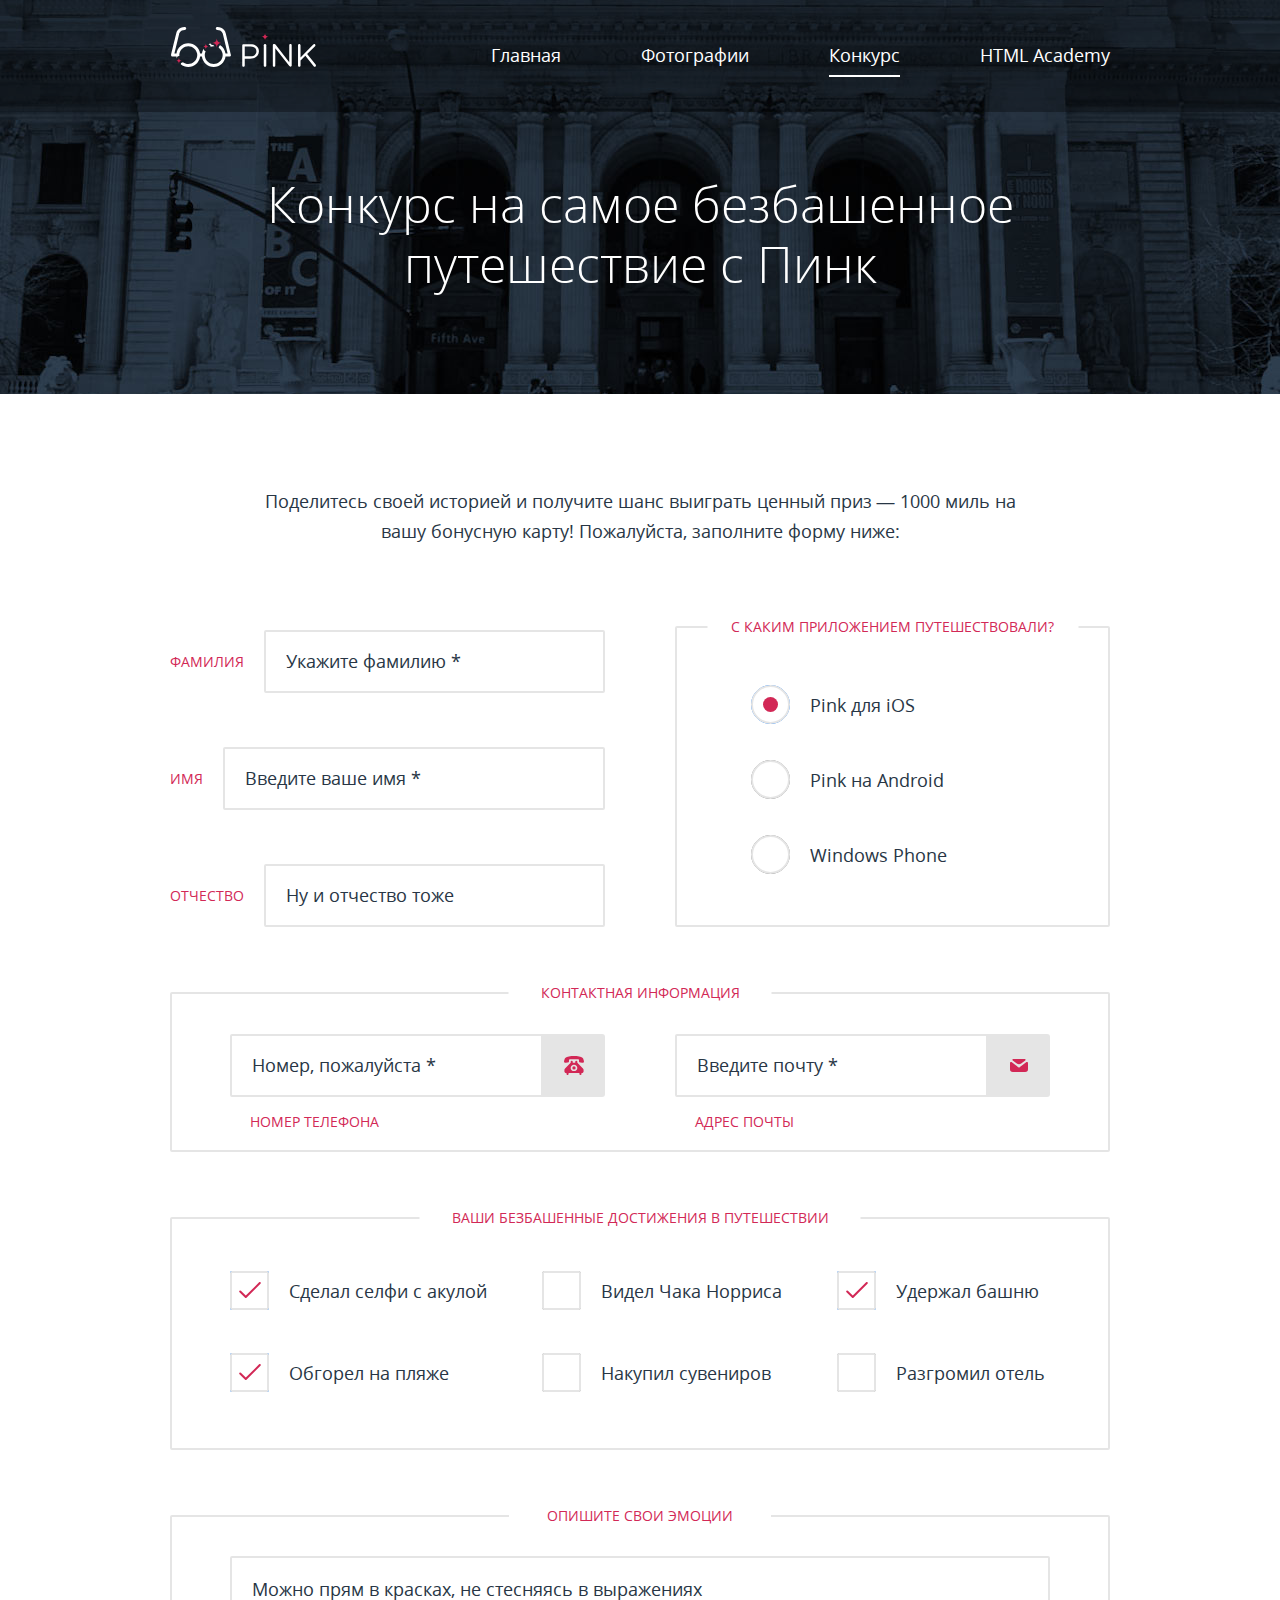
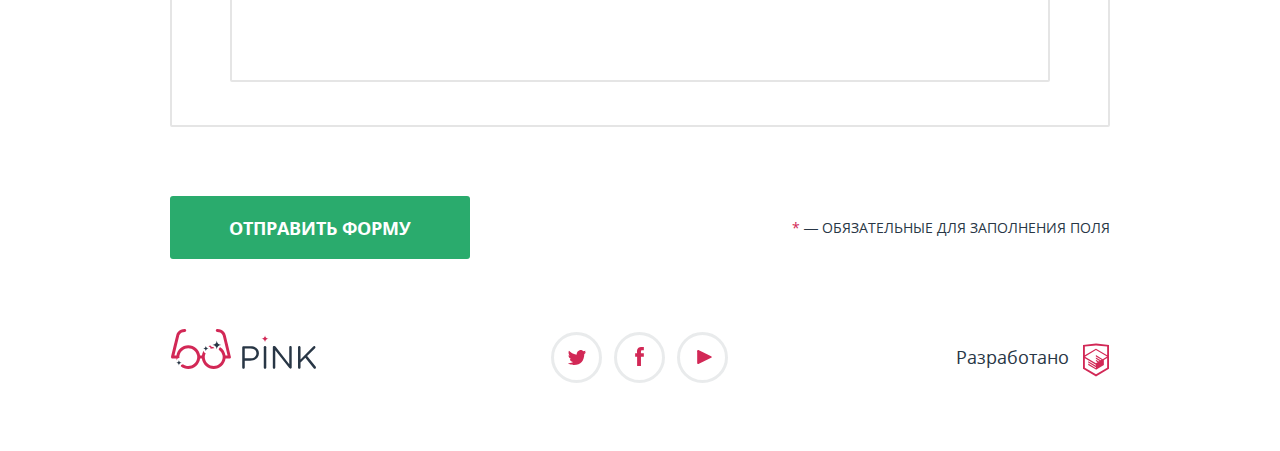
<file: form.html>
<!DOCTYPE html><html lang="ru"><head><meta charset="utf-8"><title>HTML Academy: Пинк</title><link rel="stylesheet" href="css/style.min.css"><link rel="preload" href="fonts/opensanslight.woff2" as="font" crossorigin="anonymous"><meta name="viewport" content="width=device-width,initial-scale=1"></head><body><svg version="1.1" style="display: none"><symbol viewBox="0 0 74.426 22.859" id="header-logo-phone"><g><path fill="currentColor" d="M0,1.449c0-0.708,0.58-1.288,1.256-1.288h7.18c5.087,0,8.436,2.704,8.436,7.147v0.064 c0,4.861-4.057,7.373-8.854,7.373H2.544v6.825c0,0.708-0.58,1.288-1.288,1.288C0.58,22.859,0,22.279,0,21.571V1.449z M8.114,12.428 c3.734,0,6.182-1.996,6.182-4.958V7.405c0-3.22-2.415-4.894-6.054-4.894H2.544v9.917H8.114z"></path><path fill="currentColor" d="M21.729,1.288C21.729,0.58,22.308,0,22.983,0c0.709,0,1.288,0.58,1.288,1.288v20.283 c0,0.708-0.579,1.288-1.288,1.288c-0.676,0-1.255-0.58-1.255-1.288V1.288z"></path><path fill="currentColor" d="M30.87,1.32c0-0.676,0.579-1.256,1.256-1.256h0.354c0.58,0,0.934,0.29,1.288,0.74l13.684,17.45V1.256 C47.451,0.58,47.998,0,48.707,0c0.676,0,1.223,0.58,1.223,1.256v20.348c0,0.676-0.482,1.191-1.158,1.191h-0.129 c-0.548,0-0.934-0.322-1.32-0.772L33.349,4.153v17.45c0,0.676-0.547,1.256-1.255,1.256c-0.677,0-1.224-0.58-1.224-1.256V1.32z"></path><path fill="currentColor" d="M56.3,1.288C56.3,0.58,56.879,0,57.556,0c0.708,0,1.287,0.58,1.287,1.288v12.331L71.689,0.451 C71.979,0.193,72.269,0,72.688,0c0.676,0,1.224,0.612,1.224,1.256c0,0.354-0.161,0.644-0.419,0.901l-7.984,7.92l8.564,10.561 c0.225,0.29,0.354,0.547,0.354,0.934c0,0.676-0.579,1.288-1.287,1.288c-0.483,0-0.806-0.258-1.03-0.58l-8.403-10.463l-4.862,4.861 v4.894c0,0.708-0.579,1.288-1.287,1.288c-0.677,0-1.256-0.58-1.256-1.288V1.288z"></path></g></symbol><symbol viewBox="0 0 146.3 40.375" id="header-logo-tablet"><g><path fill="currentColor" d="M71.874,18.661c0-0.708,0.58-1.288,1.256-1.288h7.18c5.087,0,8.436,2.704,8.436,7.146v0.064 c0,4.861-4.057,7.373-8.854,7.373h-5.475v6.825c0,0.708-0.58,1.288-1.288,1.288c-0.676,0-1.256-0.58-1.256-1.288V18.661z M79.988,29.641c3.734,0,6.182-1.996,6.182-4.959v-0.063c0-3.22-2.414-4.894-6.053-4.894h-5.699v9.917H79.988L79.988,29.641z"></path><path fill="currentColor" d="M93.603,18.5c0-0.708,0.579-1.288,1.255-1.288c0.709,0,1.288,0.58,1.288,1.288v20.283 c0,0.708-0.579,1.287-1.288,1.287c-0.676,0-1.255-0.579-1.255-1.287V18.5z"></path><path fill="currentColor" d="M102.744,18.532c0-0.676,0.58-1.256,1.256-1.256h0.354c0.58,0,0.935,0.29,1.288,0.74l13.684,17.45V18.468 c0-0.676,0.547-1.256,1.256-1.256c0.676,0,1.224,0.58,1.224,1.256v20.349c0,0.676-0.481,1.19-1.158,1.19h-0.129c-0.548,0-0.935-0.321-1.319-0.772l-13.975-17.868v17.45c0,0.676-0.547,1.256-1.256,1.256c-0.676,0-1.223-0.58-1.223-1.256V18.532 H102.744z"></path><path fill="currentColor" d="M128.173,18.5c0-0.708,0.58-1.288,1.257-1.288c0.708,0,1.286,0.58,1.286,1.288v12.331l12.848-13.168 c0.29-0.257,0.579-0.451,0.998-0.451c0.676,0,1.225,0.612,1.225,1.256c0,0.354-0.162,0.644-0.42,0.901l-7.984,7.92l8.564,10.561 c0.225,0.291,0.354,0.547,0.354,0.935c0,0.676-0.578,1.288-1.286,1.288c-0.483,0-0.806-0.258-1.03-0.58l-8.402-10.463l-4.863,4.861 v4.894c0,0.708-0.578,1.288-1.286,1.288c-0.677,0-1.257-0.58-1.257-1.288V18.5H128.173z"></path></g><path fill="currentColor" d="M60.498,28.266"></path><path fill="currentColor" d="M60.462,28.016c-0.002-0.009-5.175-21.365-5.175-21.365C54.926,4.303,52.694,0,46.688,0 c-0.829,0-1.5,0.671-1.5,1.5s0.671,1.5,1.5,1.5c4.856,0,5.575,3.729,5.639,4.143l4.767,19.701h-2.073 c-0.742-5.927-5.802-10.531-11.927-10.531s-11.186,4.604-11.927,10.531h-1.82c-0.741-5.927-5.802-10.531-11.927-10.531 S6.235,20.917,5.493,26.844H3.42L8.187,7.143C8.25,6.729,8.97,3,13.826,3c0.829,0,1.5-0.671,1.5-1.5S14.655,0,13.826,0 C7.82,0,5.588,4.303,5.227,6.651c0,0-5.173,21.356-5.175,21.365c-0.266,1.109,0.531,1.826,1.426,1.826 c0.012,0,0.023,0.004,0.036,0.004h3.982c0.741,5.926,5.802,10.53,11.927,10.53s11.185-4.604,11.927-10.53h1.814 c0.742,5.926,5.802,10.53,11.927,10.53s11.186-4.604,11.927-10.53H59c0.012,0,0.023-0.004,0.036-0.004 C59.931,29.842,60.728,29.125,60.462,28.016z M26.315,29.844c-0.715,4.272-4.421,7.531-8.896,7.531c-4.475,0-8.18-3.259-8.896-7.531 c-0.082-0.488-0.135-0.988-0.135-1.5s0.053-1.011,0.135-1.5c0.715-4.271,4.421-7.531,8.896-7.531c4.475,0,8.18,3.26,8.896,7.531 c0.082,0.489,0.135,0.988,0.135,1.5S26.397,29.355,26.315,29.844z M51.99,29.844c-0.716,4.272-4.421,7.531-8.896,7.531 c-4.475,0-8.181-3.259-8.896-7.531c-0.082-0.488-0.135-0.988-0.135-1.5s0.053-1.011,0.135-1.5c0.716-4.271,4.421-7.531,8.896-7.531 c4.475,0,8.181,3.26,8.896,7.531c0.082,0.489,0.135,0.988,0.135,1.5S52.072,29.355,51.99,29.844z"></path></symbol><symbol viewBox="0 0 146.3 40.375" id="header-logo-desktop"><g><path fill="currentColor" d="M71.874,18.661c0-0.708,0.58-1.288,1.256-1.288h7.18c5.087,0,8.436,2.704,8.436,7.146v0.064 c0,4.861-4.057,7.373-8.854,7.373h-5.475v6.825c0,0.708-0.58,1.288-1.288,1.288c-0.676,0-1.256-0.58-1.256-1.288V18.661z M79.988,29.641c3.734,0,6.182-1.996,6.182-4.959v-0.063c0-3.22-2.414-4.894-6.053-4.894h-5.699v9.917H79.988L79.988,29.641z"></path><path fill="currentColor" d="M93.603,18.5c0-0.708,0.579-1.288,1.255-1.288c0.709,0,1.288,0.58,1.288,1.288v20.283 c0,0.708-0.579,1.287-1.288,1.287c-0.676,0-1.255-0.579-1.255-1.287V18.5z"></path><path fill="currentColor" d="M102.744,18.532c0-0.676,0.58-1.256,1.256-1.256h0.354c0.58,0,0.935,0.29,1.288,0.74l13.684,17.45V18.468 c0-0.676,0.547-1.256,1.256-1.256c0.676,0,1.224,0.58,1.224,1.256v20.349c0,0.676-0.481,1.19-1.158,1.19h-0.129c-0.548,0-0.935-0.321-1.319-0.772l-13.975-17.868v17.45c0,0.676-0.547,1.256-1.256,1.256c-0.676,0-1.223-0.58-1.223-1.256V18.532 H102.744z"></path><path fill="currentColor" d="M128.173,18.5c0-0.708,0.58-1.288,1.257-1.288c0.708,0,1.286,0.58,1.286,1.288v12.331l12.848-13.168 c0.29-0.257,0.579-0.451,0.998-0.451c0.676,0,1.225,0.612,1.225,1.256c0,0.354-0.162,0.644-0.42,0.901l-7.984,7.92l8.564,10.561 c0.225,0.291,0.354,0.547,0.354,0.935c0,0.676-0.578,1.288-1.286,1.288c-0.483,0-0.806-0.258-1.03-0.58l-8.402-10.463l-4.863,4.861 v4.894c0,0.708-0.578,1.288-1.286,1.288c-0.677,0-1.257-0.58-1.257-1.288V18.5H128.173z"></path></g><path fill="#D22856" d="M98.498,9.875c-2.002,0-3.623-1.623-3.623-3.624c0,2.001-1.623,3.624-3.625,3.624 c2.002,0,3.625,1.623,3.625,3.624C94.875,11.498,96.496,9.875,98.498,9.875z"></path><g><path fill="currentColor" d="M43.094,19.313c0.246,0,0.489,0.014,0.73,0.033c-0.437-0.728-1.227-1.221-2.136-1.221 c-0.877,0-1.614-0.568-1.884-1.354c-0.727,0.208-1.425,0.482-2.089,0.816c0.062,0.017,0.122,0.038,0.188,0.038c1.104,0,2,0.896,2,2 c0,0.096-0.015,0.188-0.028,0.281C40.875,19.524,41.959,19.313,43.094,19.313z"></path><path fill="currentColor" d="M60.462,28.016c-0.002-0.009-5.175-21.365-5.175-21.365C54.926,4.303,52.694,0,46.688,0 c-0.829,0-1.5,0.671-1.5,1.5s0.671,1.5,1.5,1.5c4.856,0,5.575,3.729,5.639,4.143l4.767,19.701h-2.073 c-0.445-3.557-2.453-6.628-5.305-8.522c-0.897,0.379-1.529,1.269-1.529,2.303c0,0.088-0.015,0.171-0.026,0.256 c1.991,1.358,3.415,3.489,3.829,5.964c0.082,0.489,0.135,0.988,0.135,1.5s-0.053,1.012-0.135,1.5 c-0.716,4.272-4.421,7.531-8.896,7.531c-4.475,0-8.181-3.259-8.896-7.531c-0.082-0.488-0.135-0.988-0.135-1.5 s0.053-1.011,0.135-1.5c0.147-0.878,0.427-1.711,0.808-2.483c-1.034-0.078-1.852-0.932-1.852-1.985 c0-0.189-0.077-0.357-0.192-0.489c-0.938,1.469-1.569,3.15-1.795,4.958h-1.82c-0.741-5.927-5.802-10.531-11.927-10.531 S6.235,20.917,5.493,26.844H3.42L8.187,7.143C8.25,6.729,8.97,3,13.826,3c0.829,0,1.5-0.671,1.5-1.5S14.655,0,13.826,0 C7.82,0,5.588,4.303,5.227,6.651c0,0-5.173,21.356-5.175,21.365c-0.266,1.109,0.531,1.826,1.426,1.826 c0.012,0,0.023,0.004,0.036,0.004h3.982c0.079,0.628,0.215,1.237,0.387,1.831c0.059-0.106,0.102-0.224,0.102-0.354 c0-1.104,0.896-2,2-2c0.166,0,0.324,0.025,0.478,0.063c-0.043-0.343-0.074-0.688-0.074-1.042c0-0.512,0.053-1.011,0.135-1.5 c0.715-4.271,4.421-7.531,8.896-7.531s8.18,3.26,8.896,7.531c0.082,0.489,0.135,0.988,0.135,1.5s-0.053,1.012-0.135,1.5 c-0.715,4.272-4.421,7.531-8.896,7.531c-2.022,0-3.883-0.67-5.386-1.794c-0.35,0.302-0.8,0.491-1.299,0.491 c-0.413,0-0.749,0.336-0.749,0.748c0,0.29-0.065,0.564-0.176,0.812c2.075,1.708,4.722,2.743,7.614,2.743 c6.125,0,11.185-4.604,11.927-10.53h1.814c0.742,5.926,5.802,10.53,11.927,10.53s11.186-4.604,11.927-10.53H59 c0.012,0,0.023-0.004,0.036-0.004C59.931,29.842,60.728,29.125,60.462,28.016z"></path></g><g><g><path fill="#D22856" d="M50.686,16.125c-2.485,0-4.499-2.014-4.499-4.499c0,2.485-2.014,4.499-4.499,4.499 c2.485,0,4.499,2.014,4.499,4.499C46.187,18.139,48.2,16.125,50.686,16.125z"></path></g></g><g><g><path fill="#D22856" d="M37.904,19.626c-1.519,0-2.749-1.23-2.749-2.749c0,1.519-1.23,2.749-2.749,2.749 c1.519,0,2.749,1.229,2.749,2.749C35.155,20.855,36.386,19.626,37.904,19.626z"></path></g></g><g><g><path fill="#D22856" d="M10.734,34.072c-1.519,0-2.749-1.23-2.749-2.75c0,1.52-1.23,2.75-2.749,2.75 c1.519,0,2.749,1.229,2.749,2.748C7.985,35.303,9.215,34.072,10.734,34.072z"></path></g></g></symbol><symbol viewBox="0 0 146.3 40.375" id="footer-logo-gadget"><g><path fill="currentColor" d="M71.874,18.661c0-0.708,0.58-1.288,1.256-1.288h7.18c5.087,0,8.436,2.704,8.436,7.146v0.063 c0,4.86-4.057,7.373-8.854,7.373h-5.475v6.825c0,0.708-0.58,1.287-1.289,1.287c-0.676,0-1.256-0.58-1.256-1.287L71.874,18.661 L71.874,18.661z M79.988,29.641c3.734,0,6.182-1.996,6.182-4.959v-0.062c0-3.221-2.414-4.894-6.053-4.894h-5.699v9.917h5.57V29.641 z"></path><path fill="currentColor" d="M93.603,18.5c0-0.708,0.579-1.288,1.255-1.288c0.709,0,1.288,0.58,1.288,1.288v20.283 c0,0.708-0.579,1.287-1.288,1.287c-0.676,0-1.255-0.579-1.255-1.287V18.5z"></path><path fill="currentColor" d="M102.744,18.532c0-0.676,0.58-1.256,1.256-1.256h0.354c0.58,0,0.935,0.29,1.288,0.74l13.684,17.45V18.468 c0-0.676,0.547-1.256,1.256-1.256c0.676,0,1.225,0.58,1.225,1.256v20.349c0,0.677-0.48,1.19-1.158,1.19h-0.129 c-0.548,0-0.936-0.321-1.318-0.772l-13.976-17.867v17.449c0,0.677-0.547,1.257-1.257,1.257c-0.676,0-1.223-0.58-1.223-1.257V18.532 H102.744z"></path><path fill="currentColor" d="M128.173,18.5c0-0.708,0.58-1.288,1.257-1.288c0.708,0,1.286,0.58,1.286,1.288v12.331l12.848-13.16 c0.29-0.257,0.579-0.451,0.998-0.451c0.676,0,1.225,0.612,1.225,1.256c0,0.354-0.162,0.644-0.42,0.901l-7.984,7.92l8.564,10.561 c0.225,0.291,0.354,0.547,0.354,0.936c0,0.676-0.577,1.288-1.285,1.288c-0.482,0-0.807-0.259-1.03-0.58l-8.401-10.464l-4.863,4.861 v4.895c0,0.708-0.578,1.288-1.286,1.288c-0.677,0-1.257-0.58-1.257-1.288V18.5H128.173z"></path></g><path fill="currentColor" d="M60.498,28.266"></path><path fill="#D22856" d="M60.462,28.016c-0.002-0.009-5.175-21.365-5.175-21.365C54.926,4.303,52.694,0,46.688,0 c-0.829,0-1.5,0.671-1.5,1.5s0.671,1.5,1.5,1.5c4.856,0,5.575,3.729,5.639,4.143l4.767,19.701h-2.073 c-0.742-5.927-5.802-10.531-11.927-10.531s-11.186,4.604-11.927,10.531h-1.82c-0.741-5.927-5.802-10.531-11.927-10.531 S6.235,20.917,5.493,26.844H3.42L8.187,7.143C8.25,6.729,8.97,3,13.826,3c0.829,0,1.5-0.671,1.5-1.5S14.655,0,13.826,0 C7.82,0,5.588,4.303,5.227,6.651c0,0-5.173,21.356-5.175,21.365c-0.266,1.109,0.531,1.826,1.426,1.826 c0.012,0,0.023,0.004,0.036,0.004h3.982c0.741,5.926,5.802,10.53,11.927,10.53s11.185-4.604,11.927-10.53h1.814 c0.742,5.926,5.802,10.53,11.927,10.53s11.186-4.604,11.927-10.53H59c0.012,0,0.023-0.004,0.036-0.004 C59.931,29.842,60.728,29.125,60.462,28.016z M26.315,29.844c-0.715,4.272-4.421,7.531-8.896,7.531s-8.18-3.259-8.896-7.531 c-0.082-0.488-0.135-0.988-0.135-1.5s0.053-1.011,0.135-1.5c0.715-4.271,4.421-7.531,8.896-7.531s8.18,3.26,8.896,7.531 c0.082,0.489,0.135,0.988,0.135,1.5S26.397,29.355,26.315,29.844z M51.99,29.844c-0.716,4.272-4.421,7.531-8.896,7.531 c-4.475,0-8.181-3.259-8.896-7.531c-0.082-0.488-0.135-0.988-0.135-1.5s0.053-1.011,0.135-1.5c0.716-4.271,4.421-7.531,8.896-7.531 c4.475,0,8.181,3.26,8.896,7.531c0.082,0.489,0.135,0.988,0.135,1.5S52.072,29.355,51.99,29.844z"></path></symbol><symbol viewBox="0 0 146.3 40.375" id="footer-logo-desktop"><g><path fill="currentColor" d="M71.874,18.661c0-0.708,0.58-1.288,1.256-1.288h7.18c5.087,0,8.436,2.704,8.436,7.146v0.063 c0,4.86-4.057,7.373-8.854,7.373h-5.475v6.825c0,0.708-0.58,1.287-1.289,1.287c-0.676,0-1.256-0.58-1.256-1.287L71.874,18.661 L71.874,18.661z M79.988,29.641c3.734,0,6.182-1.996,6.182-4.959v-0.062c0-3.221-2.414-4.894-6.053-4.894h-5.699v9.917h5.57V29.641 z"></path><path fill="currentColor" d="M93.603,18.5c0-0.708,0.579-1.288,1.255-1.288c0.709,0,1.288,0.58,1.288,1.288v20.283 c0,0.708-0.579,1.287-1.288,1.287c-0.676,0-1.255-0.579-1.255-1.287V18.5z"></path><path fill="currentColor" d="M102.744,18.532c0-0.676,0.58-1.256,1.256-1.256h0.354c0.58,0,0.935,0.29,1.288,0.74l13.684,17.45V18.468 c0-0.676,0.547-1.256,1.256-1.256c0.676,0,1.225,0.58,1.225,1.256v20.349c0,0.677-0.48,1.19-1.158,1.19h-0.129 c-0.548,0-0.936-0.321-1.318-0.772l-13.976-17.867v17.449c0,0.677-0.547,1.257-1.257,1.257c-0.676,0-1.223-0.58-1.223-1.257V18.532 H102.744z"></path><path fill="currentColor" d="M128.173,18.5c0-0.708,0.58-1.288,1.257-1.288c0.708,0,1.286,0.58,1.286,1.288v12.331l12.848-13.168 c0.29-0.257,0.579-0.451,0.998-0.451c0.676,0,1.225,0.612,1.225,1.256c0,0.354-0.162,0.644-0.42,0.901l-7.984,7.92l8.564,10.561 c0.225,0.291,0.354,0.547,0.354,0.936c0,0.676-0.577,1.288-1.285,1.288c-0.482,0-0.807-0.259-1.03-0.58l-8.401-10.464l-4.863,4.861 v4.895c0,0.708-0.578,1.288-1.286,1.288c-0.677,0-1.257-0.58-1.257-1.288V18.5H128.173z"></path></g><path fill="#D22856" d="M98.498,9.875c-2.002,0-3.623-1.623-3.623-3.624c0,2.001-1.623,3.624-3.625,3.624 c2.002,0,3.625,1.623,3.625,3.624C94.875,11.498,96.496,9.875,98.498,9.875z"></path><g><path fill="#D22856" d="M43.094,19.313c0.246,0,0.489,0.014,0.73,0.033c-0.437-0.728-1.227-1.221-2.136-1.221 c-0.877,0-1.614-0.568-1.884-1.354c-0.727,0.208-1.425,0.482-2.089,0.816c0.062,0.017,0.122,0.038,0.188,0.038c1.104,0,2,0.896,2,2 c0,0.096-0.015,0.188-0.028,0.281C40.875,19.524,41.959,19.313,43.094,19.313z"></path><path fill="#D22856" d="M60.462,28.016c-0.002-0.009-5.175-21.365-5.175-21.365C54.926,4.303,52.694,0,46.688,0 c-0.829,0-1.5,0.671-1.5,1.5s0.671,1.5,1.5,1.5c4.856,0,5.575,3.729,5.639,4.143l4.767,19.701h-2.073 c-0.445-3.557-2.453-6.628-5.305-8.522c-0.897,0.379-1.529,1.269-1.529,2.303c0,0.088-0.015,0.171-0.026,0.256 c1.991,1.358,3.415,3.489,3.829,5.965c0.082,0.488,0.135,0.987,0.135,1.5c0,0.512-0.053,1.012-0.135,1.5 c-0.716,4.271-4.421,7.53-8.896,7.53c-4.475,0-8.181-3.259-8.896-7.53c-0.082-0.488-0.135-0.988-0.135-1.5 c0-0.513,0.053-1.012,0.135-1.5c0.147-0.879,0.427-1.712,0.808-2.484c-1.034-0.077-1.852-0.932-1.852-1.984 c0-0.189-0.077-0.357-0.192-0.488c-0.938,1.469-1.569,3.149-1.795,4.957h-1.82c-0.741-5.927-5.802-10.531-11.927-10.531 S6.235,20.917,5.493,26.844H3.42L8.187,7.143C8.25,6.729,8.97,3,13.826,3c0.829,0,1.5-0.671,1.5-1.5S14.655,0,13.826,0 C7.82,0,5.588,4.303,5.227,6.651c0,0-5.173,21.356-5.175,21.365c-0.266,1.109,0.531,1.826,1.426,1.826 c0.012,0,0.023,0.004,0.036,0.004h3.982c0.079,0.629,0.215,1.237,0.387,1.831c0.059-0.106,0.102-0.224,0.102-0.354 c0-1.104,0.896-2,2-2c0.166,0,0.324,0.024,0.478,0.062c-0.043-0.343-0.074-0.688-0.074-1.042c0-0.512,0.053-1.011,0.135-1.5 c0.715-4.271,4.421-7.531,8.896-7.531s8.18,3.26,8.896,7.531c0.082,0.489,0.135,0.988,0.135,1.5s-0.053,1.012-0.135,1.5 c-0.715,4.272-4.421,7.531-8.896,7.531c-2.022,0-3.883-0.67-5.386-1.794c-0.35,0.302-0.8,0.491-1.299,0.491 c-0.413,0-0.749,0.336-0.749,0.748c0,0.289-0.065,0.563-0.176,0.812c2.075,1.708,4.722,2.743,7.614,2.743 c6.125,0,11.185-4.604,11.927-10.529h1.814c0.742,5.926,5.802,10.529,11.927,10.529s11.186-4.604,11.927-10.529H59 c0.012,0,0.023-0.005,0.036-0.005C59.931,29.842,60.728,29.125,60.462,28.016z"></path></g><g><g><path fill="currentColor" d="M50.686,16.125c-2.485,0-4.499-2.014-4.499-4.499c0,2.485-2.014,4.499-4.499,4.499 c2.485,0,4.499,2.014,4.499,4.499C46.187,18.139,48.2,16.125,50.686,16.125z"></path></g></g><g><g><path fill="currentColor" d="M37.904,19.626c-1.519,0-2.749-1.23-2.749-2.749c0,1.519-1.23,2.749-2.749,2.749 c1.519,0,2.749,1.229,2.749,2.749C35.155,20.855,36.386,19.626,37.904,19.626z"></path></g></g><g><g><path fill="currentColor" d="M10.734,34.072c-1.519,0-2.749-1.23-2.749-2.75c0,1.52-1.23,2.75-2.749,2.75 c1.519,0,2.749,1.229,2.749,2.748C7.985,35.303,9.215,34.072,10.734,34.072z"></path></g></g></symbol><symbol viewBox="0 0 17.5 14.663" id="twitter-icon"><g id="W6EeEF_1_"><g><path fill="currentColor" d="M11.283,0.153c1.736-0.485,3.074,0.263,3.685,1.151 c0.694-0.226,1.372-0.47,2.072-0.691c-0.004,0.841-0.538,1.478-0.883,1.727C16.861,2.506,17.5,1.86,17.5,1.86 c-0.175,0.976-1.035,1.746-1.611,1.977C15.65,10.429,12.617,14.793,5.507,14.66c-0.538,0,0.077,0-0.46,0 c-0.422,0-4.29-0.45-5.047-1.843c2.341,0.192,4.011-0.412,4.835-1.15c-0.989-0.293-2.761-0.464-3.07-2.881 c0.362,0.105,0.583,0.223,1.228,0.117C1.757,8.067,0.385,7.366,0.461,5.218c0.294,0.32,1.1,0.523,1.381,0.461 c-0.725-0.235-2.03-3.281-0.921-4.836C2.794,2.654,4.769,4.364,8.29,4.528C8.506,2.288,9.461,0.787,11.283,0.153z"></path></g></g></symbol><symbol viewBox="0 0 8.673 18.944" id="facebook-icon"><path fill="currentColor" d="M6.275,3.357c0.799,0,1.599,0,2.398,0c0-1.119,0-2.238,0-3.357c-0.959,0-1.92,0-2.878,0C2.656,0.181,1.54,2.387,1.948,6.115 H0v3.517h1.958c0,3.104,0,6.208,0,9.312c1.279,0,2.558,0,3.837,0c0-3.104,0-6.208,0-9.312h2.857V6.115H5.786 C5.765,5.07,5.75,3.709,6.275,3.357z"></path></symbol><symbol viewBox="0 0 14.64 13.96" id="youtube-icon"><path fill="currentColor" d="M1.775,13.78C0.799,14.257,0,13.758,0,12.671V1.29c0-1.088,0.799-1.585,1.775-1.109l12.133,5.932 c0.975,0.478,0.975,1.258,0,1.736L1.775,13.78z"></path></symbol><symbol viewBox="0 0 26.943 34.09" id="academy-logo"><path fill="currentColor" d="M13.62,0.017L13.472,0L0,1.412v24.661l13.472,8.017l13.43-7.99l0.042-0.026V1.412L13.62,0.017z M25.019,12.127L13.495,5.334 l-0.001-0.104L13.407,5.28l-0.088-0.056v0.109L1.925,12.118V3.147l11.547-1.212l11.547,1.212V12.127z M13.405,6.787L24.923,13.5 l-4.479,2.64l-7.093-4.221l-0.013,1.415l5.904,3.513l-0.86,0.507l-5.031-2.992l-0.013,1.415l3.827,2.275l-0.782,0.523l-3.032-1.787 l-0.013,1.413l1.852,1.091l-1.8,1.081L2.034,13.622L13.405,6.787z M1.925,15.127l11.411,6.791l0.015,1.044l-7.941-4.728L5.395,19.65 l7.979,4.796l0.017,1.076l-7.972-4.741l-0.013,1.415l8.021,4.821l0.045,0.026l8.143-4.872v-1.268l-0.011-0.148v-3.761l3.415-2.036 v10.02L13.472,31.85L1.925,24.979V15.127z"></path></symbol></svg><header class="page-header page-header--full"><div class="page-header__wrapper"><a class="page-header__logo" href="index.html" title="Логотип приложения"><svg class="page-header__logo-img site-logo" width="147" height="40"><use class="header-logo__mobile" xlink:href="#header-logo-phone"></use><use class="header-logo__tablet" xlink:href="#header-logo-tablet"></use><use class="header-logo__desktop" xlink:href="#header-logo-desktop"></use></svg></a><nav class="main-nav main-nav--closed main-nav--nojs"><button class="main-nav__toggle" type="button"><span class="main-nav__button"></span></button><ul class="main-nav__menu"><li class="main-nav__item"><a class="main-nav__link" href="index.html">Главная</a></li><li class="main-nav__item"><a class="main-nav__link" href="photo.html">Фотографии</a></li><li class="main-nav__item main-nav__item--active"><a class="main-nav__link" href="form.html">Конкурс</a></li><li class="main-nav__item"><a class="main-nav__link" href="https://htmlacademy.ru/intensive/adaptive">HTML Academy</a></li></ul></nav></div></header><main class="page-contest"><header class="opening opening--short"><div class="opening__in opening__in--inner opening__in--contest"><h1 class="opening__title">Конкурс на самое безбашенное путешествие с Пинк</h1></div></header><div class="contest"><div class="contest__text"><p>Поделитесь своей историей и получите шанс выиграть ценный приз — 1000 миль на вашу бонусную карту! <span class="contest__lead-fill-form">Пожалуйста, заполните форму ниже:</span></p></div><form class="form" method="post" action="http://echo.htmlacademy.ru"><div class="form__content"><fieldset class="form__fieldset form__fieldset--fullname"><div class="form__fieldset-in"><div class="form__text-fields form__text-fields--fullname"><div class="form__field-text form__field-text--fullname"><label class="form__text-label form__text-label--fullname" for="user-last-name">Фамилия</label> <input class="form__text-input form__text-input--last-name" id="user-last-name" type="text" name="Фамилия" placeholder="Укажите фамилию *"></div><div class="form__field-text form__field-text--fullname"><label class="form__text-label form__text-label--fullname" for="user-first-name">Имя</label> <input class="form__text-input form__text-input--name" id="user-first-name" type="text" name="Имя" placeholder="Введите ваше имя *" required=""></div><div class="form__field-text form__field-text--fullname"><label class="form__text-label form__text-label--fullname" for="user-middle-name">Отчество</label> <input class="form__text-input form__text-input--middle-name" id="user-middle-name" type="text" name="Отчество" placeholder="Ну и отчество тоже"></div></div></div></fieldset><fieldset class="form__fieldset form__fieldset--achievements"><div class="form__fieldset-in"><p class="form__title">Ваши безбашенные достижения в путешествии</p><div class="form__checkbox-fields form__checkbox-fields--achievements"><div class="form__checkbox-wrapper"><div class="form__field-checkbox"><input class="form__checkbox-input" type="checkbox" id="achivements[1]" name="Сделал селфи с акулой" checked=""> <label class="form__checkbox-label" for="achivements[1]">Сделал селфи с акулой</label></div><div class="form__field-checkbox"><input class="form__checkbox-input" type="checkbox" id="achivements[2]" name="Обгорел на пляже" checked=""> <label class="form__checkbox-label" for="achivements[2]">Обгорел на пляже</label></div></div><div class="form__checkbox-wrapper"><div class="form__field-checkbox"><input class="form__checkbox-input" type="checkbox" id="achivements[3]" name="Видел Чака Норриса"> <label class="form__checkbox-label" for="achivements[3]">Видел Чака Норриса</label></div><div class="form__field-checkbox"><input class="form__checkbox-input" type="checkbox" id="achivements[4]" name="Накупил сувениров"> <label class="form__checkbox-label" for="achivements[4]">Накупил сувениров</label></div></div><div class="form__checkbox-wrapper"><div class="form__field-checkbox"><input class="form__checkbox-input" type="checkbox" id="achivements[5]" name="Удержал башню" checked=""> <label class="form__checkbox-label" for="achivements[5]">Удержал башню</label></div><div class="form__field-checkbox"><input class="form__checkbox-input" type="checkbox" id="achivements[6]" name="Разгромил отель"> <label class="form__checkbox-label" for="achivements[6]">Разгромил отель</label></div></div></div></div></fieldset><fieldset class="form__fieldset form__fieldset--contacts"><p class="form__title form__title--contacts">Контактная информация</p><div class="form__fieldset-in"><div class="form__text-fields form__text-fields--contacts"><div class="form__field-text form__field-text--contacts"><label class="form__text-label form__text-label--contacts" for="phone">Номер телефона</label><div class="form__input-wrapper form__input-wrapper--contacts form__input-wrapper--phone"><input class="form__text-input form__text-input--contacts" id="phone" type="tel" name="Номер телефона" placeholder="Номер, пожалуйста *"></div></div><div class="form__field-text form__field-text--contacts"><label class="form__text-label form__text-label--contacts" for="email">Aдрес почты</label><div class="form__input-wrapper form__input-wrapper--contacts form__input-wrapper--address"><input class="form__text-input form__text-input--contacts" id="email" type="email" name="E-mail" placeholder="Введите почту *" required=""></div></div></div></div></fieldset><fieldset class="form__fieldset form__fieldset--apps"><div class="form__fieldset-in"><p class="form__title form__title--apps">С каким приложением путешествовали?</p><div class="form__radio-fields form__radio-fields--apps"><div class="form__field-radio"><input class="form__radio-input" type="radio" id="ios" name="Приложение" value="Pink для iOS" checked=""> <label class="form__radio-label" for="ios">Pink для iOS</label></div><div class="form__field-radio"><input class="form__radio-input" type="radio" id="android" name="Приложение" value="Pink на Android"> <label class="form__radio-label" for="android">Pink на Android</label></div><div class="form__field-radio"><input class="form__radio-input" type="radio" id="windows-phone" name="Приложение" value="Windows Phone"> <label class="form__radio-label" for="windows-phone">Windows Phone</label></div></div></div></fieldset><fieldset class="form__fieldset form__fieldset--emotions"><div class="form__fieldset-in"><p class="form__title form__title--emotions">Опишите свои эмоции</p><div class="form__textarea-fields form__textarea-fields--emotions"><textarea class="form__textarea form__textarea--emotions" name="Сообщение" rows="8" cols="30" placeholder="Можно прям в красках, не стесняясь в выражениях"></textarea></div></div></fieldset></div><footer class="form__button"><button class="form__submit-btn btn btn--submit" type="submit">Отправить форму</button><div class="form__note"><span class="form__note-symbol">*</span> — обязательные <span class="form__note-required">для заполнения</span> поля</div></footer></form></div></main><footer class="page-footer"><a class="page-footer__logo" href="index.html"><svg class="page-footer__logo-img site-logo" width="147" height="40"><use class="footer-logo__mobile" xlink:href="#footer-logo-gadget"></use><use class="footer-logo__desktop" xlink:href="#footer-logo-desktop"></use></svg></a><div class="page-footer__social social"><a class="social__media social-media--twitter" href="https://twitter.com/" target="_blank" aria-label="Twitter"><svg class="social__icon social__icon--twitter" width="17" height="14"><use xlink:href="#twitter-icon"></use></svg> </a><a class="social__media social-media--facebook" href="https://facebook.com/" aria-label="Facebook"><svg class="social__icon social__icon--facebook" width="8" height="18"><use xlink:href="#facebook-icon"></use></svg> </a><a class="social__media social-media--youtube" href="https://youtube.com/" aria-label="Youtube"><svg class="social__icon social__icon--youtube" width="14" height="13"><use xlink:href="#youtube-icon"></use></svg></a></div><div class="page-footer__copyright copyright"><span class="copyright__text">Разработано</span> <a class="copyright__owner" href="https://htmlacademy.ru/intensive/adaptive/" target="_blank">HTML Academy <svg class="copyright__htmlacademy" width="26" height="34"><use xlink:href="#academy-logo"></use></svg></a></div></footer><div class="popup popup--error" style="display:none"><div class="popup__body popup__body--error"><div class="popup__title">Что-то пошло не&nbsp;так!</div><div class="popup__text">Проверьте поля, выделенные красным, скорее всего вы забыли их заполнить</div></div><footer class="popup__footer popup__footer--error"><button class="popup__btn btn btn--popup" type="button">ок</button></footer></div><div class="popup popup--success" style="display:none"><div class="popup__body popup__body--success"><div class="popup__title">Ваша заявка отправлена</div><div class="popup__text">Спасибо за ваше участие, ваша заявка уже поступила к нам. В ближайшее время мы рассмотрим ее и оповестим&nbsp;вас.</div></div><footer class="popup__footer popup__footer--success"><button class="popup__btn btn btn--popup" type="button">Закрыть окно</button></footer></div><script type="text/javascript" src="js/script.min.js"></script><script type="text/javascript" src="js/picturefill.min.js"></script></body></html>
</file>
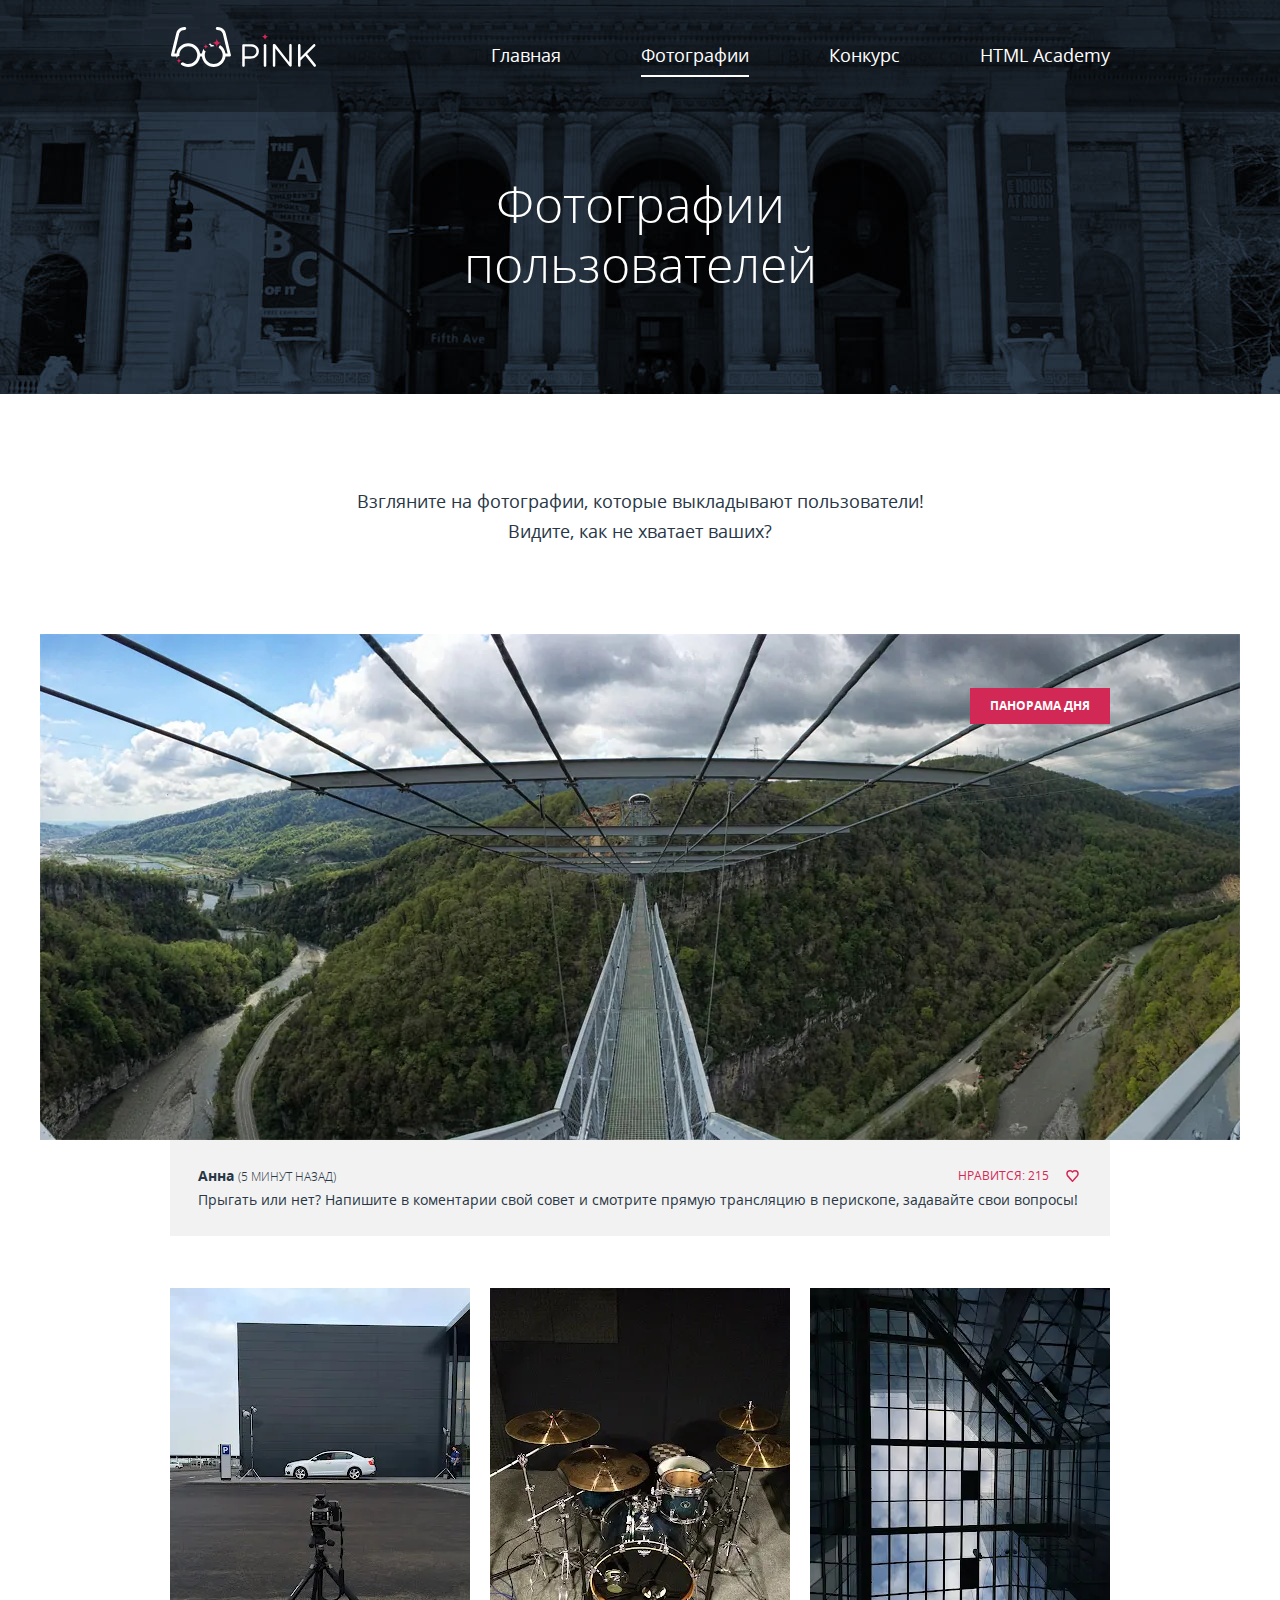
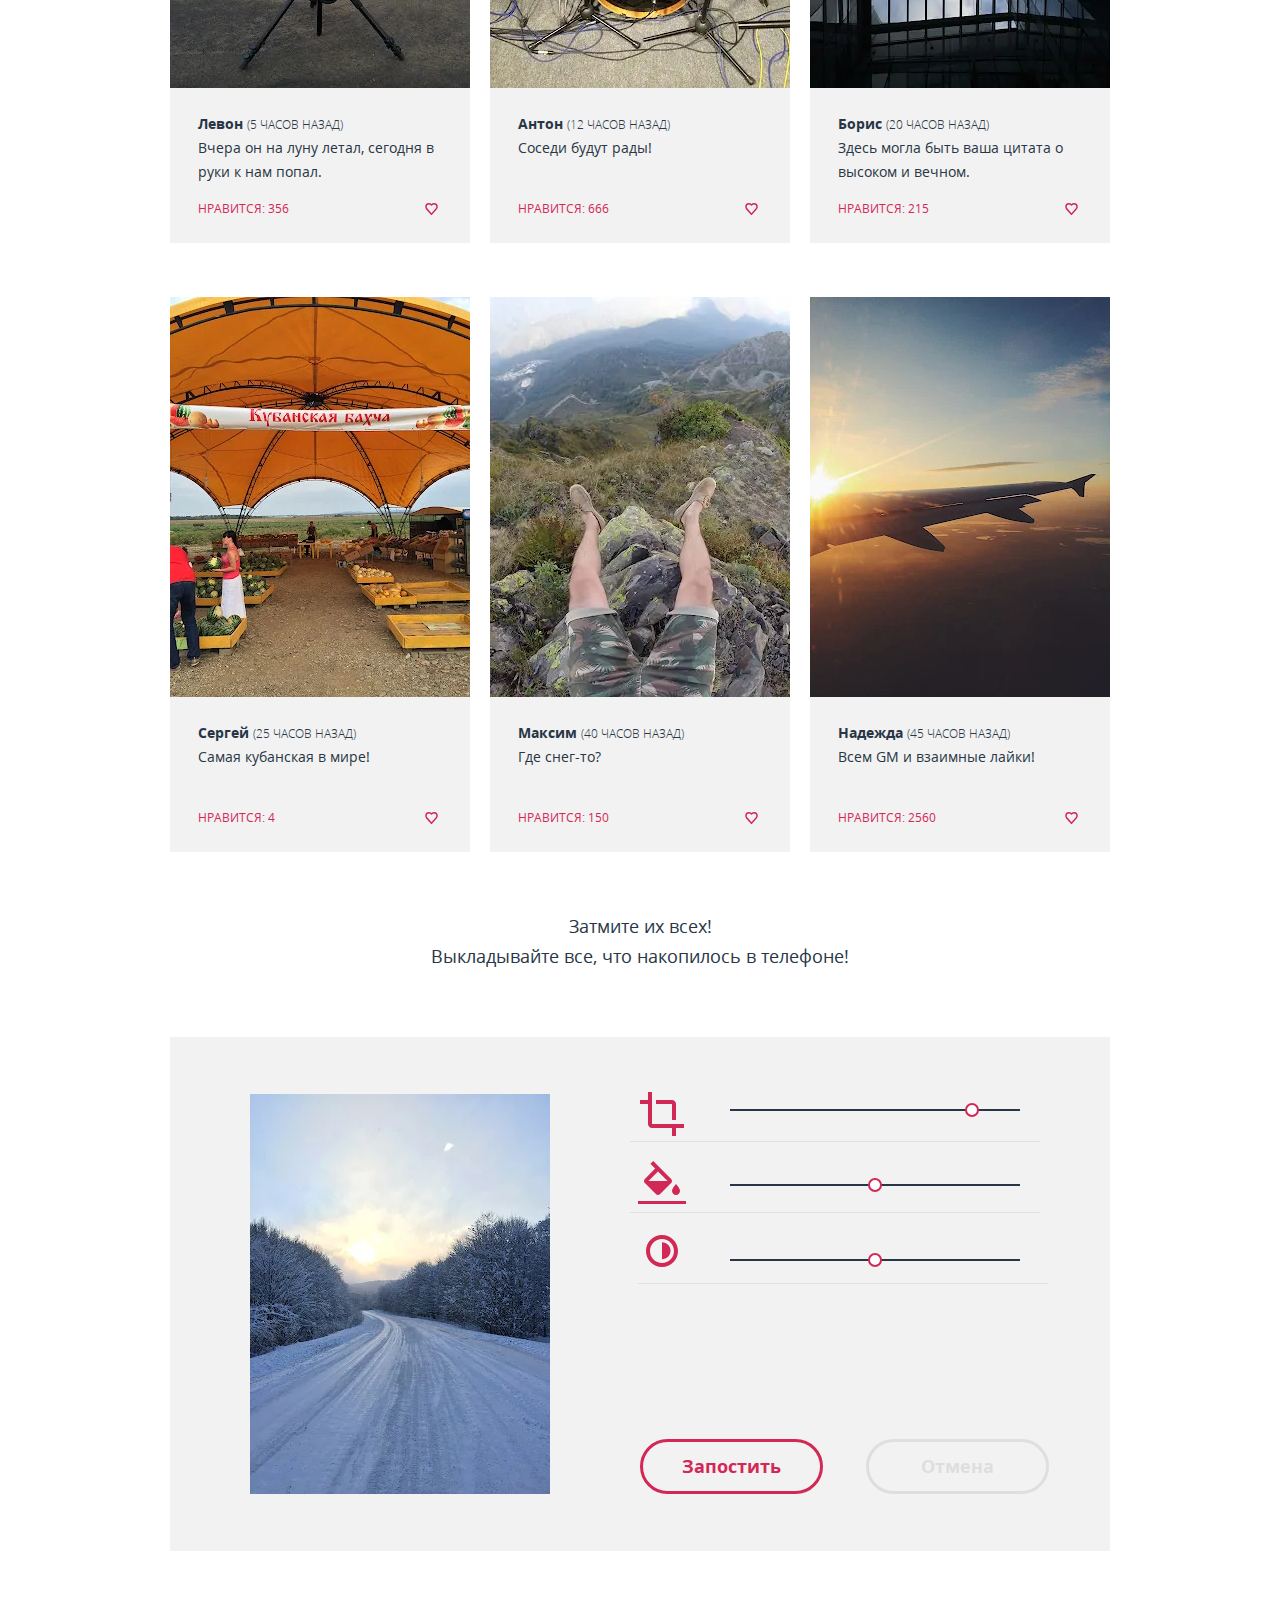
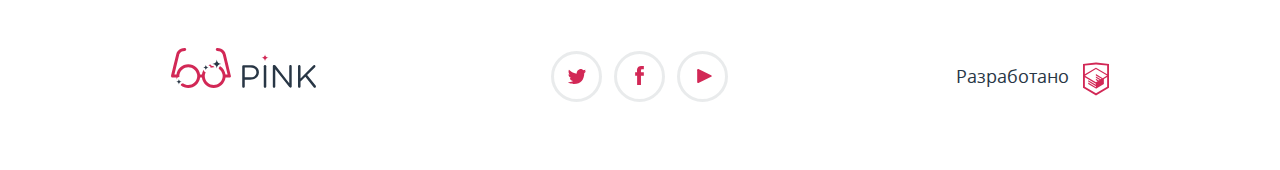
<file: photo.html>
<!DOCTYPE html><html lang="ru"><head><meta charset="utf-8"><title>HTML Academy: Пинк</title><link rel="stylesheet" href="css/style.min.css"><link rel="preload" href="fonts/opensanslight.woff2" as="font" crossorigin="anonymous"><meta name="viewport" content="width=device-width,initial-scale=1"></head><body><svg version="1.1" style="display: none"><symbol viewBox="0 0 74.426 22.859" id="header-logo-phone"><g><path fill="currentColor" d="M0,1.449c0-0.708,0.58-1.288,1.256-1.288h7.18c5.087,0,8.436,2.704,8.436,7.147v0.064 c0,4.861-4.057,7.373-8.854,7.373H2.544v6.825c0,0.708-0.58,1.288-1.288,1.288C0.58,22.859,0,22.279,0,21.571V1.449z M8.114,12.428 c3.734,0,6.182-1.996,6.182-4.958V7.405c0-3.22-2.415-4.894-6.054-4.894H2.544v9.917H8.114z"></path><path fill="currentColor" d="M21.729,1.288C21.729,0.58,22.308,0,22.983,0c0.709,0,1.288,0.58,1.288,1.288v20.283 c0,0.708-0.579,1.288-1.288,1.288c-0.676,0-1.255-0.58-1.255-1.288V1.288z"></path><path fill="currentColor" d="M30.87,1.32c0-0.676,0.579-1.256,1.256-1.256h0.354c0.58,0,0.934,0.29,1.288,0.74l13.684,17.45V1.256 C47.451,0.58,47.998,0,48.707,0c0.676,0,1.223,0.58,1.223,1.256v20.348c0,0.676-0.482,1.191-1.158,1.191h-0.129 c-0.548,0-0.934-0.322-1.32-0.772L33.349,4.153v17.45c0,0.676-0.547,1.256-1.255,1.256c-0.677,0-1.224-0.58-1.224-1.256V1.32z"></path><path fill="currentColor" d="M56.3,1.288C56.3,0.58,56.879,0,57.556,0c0.708,0,1.287,0.58,1.287,1.288v12.331L71.689,0.451 C71.979,0.193,72.269,0,72.688,0c0.676,0,1.224,0.612,1.224,1.256c0,0.354-0.161,0.644-0.419,0.901l-7.984,7.92l8.564,10.561 c0.225,0.29,0.354,0.547,0.354,0.934c0,0.676-0.579,1.288-1.287,1.288c-0.483,0-0.806-0.258-1.03-0.58l-8.403-10.463l-4.862,4.861 v4.894c0,0.708-0.579,1.288-1.287,1.288c-0.677,0-1.256-0.58-1.256-1.288V1.288z"></path></g></symbol><symbol viewBox="0 0 146.3 40.375" id="header-logo-tablet"><g><path fill="currentColor" d="M71.874,18.661c0-0.708,0.58-1.288,1.256-1.288h7.18c5.087,0,8.436,2.704,8.436,7.146v0.064 c0,4.861-4.057,7.373-8.854,7.373h-5.475v6.825c0,0.708-0.58,1.288-1.288,1.288c-0.676,0-1.256-0.58-1.256-1.288V18.661z M79.988,29.641c3.734,0,6.182-1.996,6.182-4.959v-0.063c0-3.22-2.414-4.894-6.053-4.894h-5.699v9.917H79.988L79.988,29.641z"></path><path fill="currentColor" d="M93.603,18.5c0-0.708,0.579-1.288,1.255-1.288c0.709,0,1.288,0.58,1.288,1.288v20.283 c0,0.708-0.579,1.287-1.288,1.287c-0.676,0-1.255-0.579-1.255-1.287V18.5z"></path><path fill="currentColor" d="M102.744,18.532c0-0.676,0.58-1.256,1.256-1.256h0.354c0.58,0,0.935,0.29,1.288,0.74l13.684,17.45V18.468 c0-0.676,0.547-1.256,1.256-1.256c0.676,0,1.224,0.58,1.224,1.256v20.349c0,0.676-0.481,1.19-1.158,1.19h-0.129c-0.548,0-0.935-0.321-1.319-0.772l-13.975-17.868v17.45c0,0.676-0.547,1.256-1.256,1.256c-0.676,0-1.223-0.58-1.223-1.256V18.532 H102.744z"></path><path fill="currentColor" d="M128.173,18.5c0-0.708,0.58-1.288,1.257-1.288c0.708,0,1.286,0.58,1.286,1.288v12.331l12.848-13.168 c0.29-0.257,0.579-0.451,0.998-0.451c0.676,0,1.225,0.612,1.225,1.256c0,0.354-0.162,0.644-0.42,0.901l-7.984,7.92l8.564,10.561 c0.225,0.291,0.354,0.547,0.354,0.935c0,0.676-0.578,1.288-1.286,1.288c-0.483,0-0.806-0.258-1.03-0.58l-8.402-10.463l-4.863,4.861 v4.894c0,0.708-0.578,1.288-1.286,1.288c-0.677,0-1.257-0.58-1.257-1.288V18.5H128.173z"></path></g><path fill="currentColor" d="M60.498,28.266"></path><path fill="currentColor" d="M60.462,28.016c-0.002-0.009-5.175-21.365-5.175-21.365C54.926,4.303,52.694,0,46.688,0 c-0.829,0-1.5,0.671-1.5,1.5s0.671,1.5,1.5,1.5c4.856,0,5.575,3.729,5.639,4.143l4.767,19.701h-2.073 c-0.742-5.927-5.802-10.531-11.927-10.531s-11.186,4.604-11.927,10.531h-1.82c-0.741-5.927-5.802-10.531-11.927-10.531 S6.235,20.917,5.493,26.844H3.42L8.187,7.143C8.25,6.729,8.97,3,13.826,3c0.829,0,1.5-0.671,1.5-1.5S14.655,0,13.826,0 C7.82,0,5.588,4.303,5.227,6.651c0,0-5.173,21.356-5.175,21.365c-0.266,1.109,0.531,1.826,1.426,1.826 c0.012,0,0.023,0.004,0.036,0.004h3.982c0.741,5.926,5.802,10.53,11.927,10.53s11.185-4.604,11.927-10.53h1.814 c0.742,5.926,5.802,10.53,11.927,10.53s11.186-4.604,11.927-10.53H59c0.012,0,0.023-0.004,0.036-0.004 C59.931,29.842,60.728,29.125,60.462,28.016z M26.315,29.844c-0.715,4.272-4.421,7.531-8.896,7.531c-4.475,0-8.18-3.259-8.896-7.531 c-0.082-0.488-0.135-0.988-0.135-1.5s0.053-1.011,0.135-1.5c0.715-4.271,4.421-7.531,8.896-7.531c4.475,0,8.18,3.26,8.896,7.531 c0.082,0.489,0.135,0.988,0.135,1.5S26.397,29.355,26.315,29.844z M51.99,29.844c-0.716,4.272-4.421,7.531-8.896,7.531 c-4.475,0-8.181-3.259-8.896-7.531c-0.082-0.488-0.135-0.988-0.135-1.5s0.053-1.011,0.135-1.5c0.716-4.271,4.421-7.531,8.896-7.531 c4.475,0,8.181,3.26,8.896,7.531c0.082,0.489,0.135,0.988,0.135,1.5S52.072,29.355,51.99,29.844z"></path></symbol><symbol viewBox="0 0 146.3 40.375" id="header-logo-desktop"><g><path fill="currentColor" d="M71.874,18.661c0-0.708,0.58-1.288,1.256-1.288h7.18c5.087,0,8.436,2.704,8.436,7.146v0.064 c0,4.861-4.057,7.373-8.854,7.373h-5.475v6.825c0,0.708-0.58,1.288-1.288,1.288c-0.676,0-1.256-0.58-1.256-1.288V18.661z M79.988,29.641c3.734,0,6.182-1.996,6.182-4.959v-0.063c0-3.22-2.414-4.894-6.053-4.894h-5.699v9.917H79.988L79.988,29.641z"></path><path fill="currentColor" d="M93.603,18.5c0-0.708,0.579-1.288,1.255-1.288c0.709,0,1.288,0.58,1.288,1.288v20.283 c0,0.708-0.579,1.287-1.288,1.287c-0.676,0-1.255-0.579-1.255-1.287V18.5z"></path><path fill="currentColor" d="M102.744,18.532c0-0.676,0.58-1.256,1.256-1.256h0.354c0.58,0,0.935,0.29,1.288,0.74l13.684,17.45V18.468 c0-0.676,0.547-1.256,1.256-1.256c0.676,0,1.224,0.58,1.224,1.256v20.349c0,0.676-0.481,1.19-1.158,1.19h-0.129c-0.548,0-0.935-0.321-1.319-0.772l-13.975-17.868v17.45c0,0.676-0.547,1.256-1.256,1.256c-0.676,0-1.223-0.58-1.223-1.256V18.532 H102.744z"></path><path fill="currentColor" d="M128.173,18.5c0-0.708,0.58-1.288,1.257-1.288c0.708,0,1.286,0.58,1.286,1.288v12.331l12.848-13.168 c0.29-0.257,0.579-0.451,0.998-0.451c0.676,0,1.225,0.612,1.225,1.256c0,0.354-0.162,0.644-0.42,0.901l-7.984,7.92l8.564,10.561 c0.225,0.291,0.354,0.547,0.354,0.935c0,0.676-0.578,1.288-1.286,1.288c-0.483,0-0.806-0.258-1.03-0.58l-8.402-10.463l-4.863,4.861 v4.894c0,0.708-0.578,1.288-1.286,1.288c-0.677,0-1.257-0.58-1.257-1.288V18.5H128.173z"></path></g><path fill="#D22856" d="M98.498,9.875c-2.002,0-3.623-1.623-3.623-3.624c0,2.001-1.623,3.624-3.625,3.624 c2.002,0,3.625,1.623,3.625,3.624C94.875,11.498,96.496,9.875,98.498,9.875z"></path><g><path fill="currentColor" d="M43.094,19.313c0.246,0,0.489,0.014,0.73,0.033c-0.437-0.728-1.227-1.221-2.136-1.221 c-0.877,0-1.614-0.568-1.884-1.354c-0.727,0.208-1.425,0.482-2.089,0.816c0.062,0.017,0.122,0.038,0.188,0.038c1.104,0,2,0.896,2,2 c0,0.096-0.015,0.188-0.028,0.281C40.875,19.524,41.959,19.313,43.094,19.313z"></path><path fill="currentColor" d="M60.462,28.016c-0.002-0.009-5.175-21.365-5.175-21.365C54.926,4.303,52.694,0,46.688,0 c-0.829,0-1.5,0.671-1.5,1.5s0.671,1.5,1.5,1.5c4.856,0,5.575,3.729,5.639,4.143l4.767,19.701h-2.073 c-0.445-3.557-2.453-6.628-5.305-8.522c-0.897,0.379-1.529,1.269-1.529,2.303c0,0.088-0.015,0.171-0.026,0.256 c1.991,1.358,3.415,3.489,3.829,5.964c0.082,0.489,0.135,0.988,0.135,1.5s-0.053,1.012-0.135,1.5 c-0.716,4.272-4.421,7.531-8.896,7.531c-4.475,0-8.181-3.259-8.896-7.531c-0.082-0.488-0.135-0.988-0.135-1.5 s0.053-1.011,0.135-1.5c0.147-0.878,0.427-1.711,0.808-2.483c-1.034-0.078-1.852-0.932-1.852-1.985 c0-0.189-0.077-0.357-0.192-0.489c-0.938,1.469-1.569,3.15-1.795,4.958h-1.82c-0.741-5.927-5.802-10.531-11.927-10.531 S6.235,20.917,5.493,26.844H3.42L8.187,7.143C8.25,6.729,8.97,3,13.826,3c0.829,0,1.5-0.671,1.5-1.5S14.655,0,13.826,0 C7.82,0,5.588,4.303,5.227,6.651c0,0-5.173,21.356-5.175,21.365c-0.266,1.109,0.531,1.826,1.426,1.826 c0.012,0,0.023,0.004,0.036,0.004h3.982c0.079,0.628,0.215,1.237,0.387,1.831c0.059-0.106,0.102-0.224,0.102-0.354 c0-1.104,0.896-2,2-2c0.166,0,0.324,0.025,0.478,0.063c-0.043-0.343-0.074-0.688-0.074-1.042c0-0.512,0.053-1.011,0.135-1.5 c0.715-4.271,4.421-7.531,8.896-7.531s8.18,3.26,8.896,7.531c0.082,0.489,0.135,0.988,0.135,1.5s-0.053,1.012-0.135,1.5 c-0.715,4.272-4.421,7.531-8.896,7.531c-2.022,0-3.883-0.67-5.386-1.794c-0.35,0.302-0.8,0.491-1.299,0.491 c-0.413,0-0.749,0.336-0.749,0.748c0,0.29-0.065,0.564-0.176,0.812c2.075,1.708,4.722,2.743,7.614,2.743 c6.125,0,11.185-4.604,11.927-10.53h1.814c0.742,5.926,5.802,10.53,11.927,10.53s11.186-4.604,11.927-10.53H59 c0.012,0,0.023-0.004,0.036-0.004C59.931,29.842,60.728,29.125,60.462,28.016z"></path></g><g><g><path fill="#D22856" d="M50.686,16.125c-2.485,0-4.499-2.014-4.499-4.499c0,2.485-2.014,4.499-4.499,4.499 c2.485,0,4.499,2.014,4.499,4.499C46.187,18.139,48.2,16.125,50.686,16.125z"></path></g></g><g><g><path fill="#D22856" d="M37.904,19.626c-1.519,0-2.749-1.23-2.749-2.749c0,1.519-1.23,2.749-2.749,2.749 c1.519,0,2.749,1.229,2.749,2.749C35.155,20.855,36.386,19.626,37.904,19.626z"></path></g></g><g><g><path fill="#D22856" d="M10.734,34.072c-1.519,0-2.749-1.23-2.749-2.75c0,1.52-1.23,2.75-2.749,2.75 c1.519,0,2.749,1.229,2.749,2.748C7.985,35.303,9.215,34.072,10.734,34.072z"></path></g></g></symbol><symbol viewBox="0 0 146.3 40.375" id="footer-logo-gadget"><g><path fill="currentColor" d="M71.874,18.661c0-0.708,0.58-1.288,1.256-1.288h7.18c5.087,0,8.436,2.704,8.436,7.146v0.063 c0,4.86-4.057,7.373-8.854,7.373h-5.475v6.825c0,0.708-0.58,1.287-1.289,1.287c-0.676,0-1.256-0.58-1.256-1.287L71.874,18.661 L71.874,18.661z M79.988,29.641c3.734,0,6.182-1.996,6.182-4.959v-0.062c0-3.221-2.414-4.894-6.053-4.894h-5.699v9.917h5.57V29.641 z"></path><path fill="currentColor" d="M93.603,18.5c0-0.708,0.579-1.288,1.255-1.288c0.709,0,1.288,0.58,1.288,1.288v20.283 c0,0.708-0.579,1.287-1.288,1.287c-0.676,0-1.255-0.579-1.255-1.287V18.5z"></path><path fill="currentColor" d="M102.744,18.532c0-0.676,0.58-1.256,1.256-1.256h0.354c0.58,0,0.935,0.29,1.288,0.74l13.684,17.45V18.468 c0-0.676,0.547-1.256,1.256-1.256c0.676,0,1.225,0.58,1.225,1.256v20.349c0,0.677-0.48,1.19-1.158,1.19h-0.129 c-0.548,0-0.936-0.321-1.318-0.772l-13.976-17.867v17.449c0,0.677-0.547,1.257-1.257,1.257c-0.676,0-1.223-0.58-1.223-1.257V18.532 H102.744z"></path><path fill="currentColor" d="M128.173,18.5c0-0.708,0.58-1.288,1.257-1.288c0.708,0,1.286,0.58,1.286,1.288v12.331l12.848-13.16 c0.29-0.257,0.579-0.451,0.998-0.451c0.676,0,1.225,0.612,1.225,1.256c0,0.354-0.162,0.644-0.42,0.901l-7.984,7.92l8.564,10.561 c0.225,0.291,0.354,0.547,0.354,0.936c0,0.676-0.577,1.288-1.285,1.288c-0.482,0-0.807-0.259-1.03-0.58l-8.401-10.464l-4.863,4.861 v4.895c0,0.708-0.578,1.288-1.286,1.288c-0.677,0-1.257-0.58-1.257-1.288V18.5H128.173z"></path></g><path fill="currentColor" d="M60.498,28.266"></path><path fill="#D22856" d="M60.462,28.016c-0.002-0.009-5.175-21.365-5.175-21.365C54.926,4.303,52.694,0,46.688,0 c-0.829,0-1.5,0.671-1.5,1.5s0.671,1.5,1.5,1.5c4.856,0,5.575,3.729,5.639,4.143l4.767,19.701h-2.073 c-0.742-5.927-5.802-10.531-11.927-10.531s-11.186,4.604-11.927,10.531h-1.82c-0.741-5.927-5.802-10.531-11.927-10.531 S6.235,20.917,5.493,26.844H3.42L8.187,7.143C8.25,6.729,8.97,3,13.826,3c0.829,0,1.5-0.671,1.5-1.5S14.655,0,13.826,0 C7.82,0,5.588,4.303,5.227,6.651c0,0-5.173,21.356-5.175,21.365c-0.266,1.109,0.531,1.826,1.426,1.826 c0.012,0,0.023,0.004,0.036,0.004h3.982c0.741,5.926,5.802,10.53,11.927,10.53s11.185-4.604,11.927-10.53h1.814 c0.742,5.926,5.802,10.53,11.927,10.53s11.186-4.604,11.927-10.53H59c0.012,0,0.023-0.004,0.036-0.004 C59.931,29.842,60.728,29.125,60.462,28.016z M26.315,29.844c-0.715,4.272-4.421,7.531-8.896,7.531s-8.18-3.259-8.896-7.531 c-0.082-0.488-0.135-0.988-0.135-1.5s0.053-1.011,0.135-1.5c0.715-4.271,4.421-7.531,8.896-7.531s8.18,3.26,8.896,7.531 c0.082,0.489,0.135,0.988,0.135,1.5S26.397,29.355,26.315,29.844z M51.99,29.844c-0.716,4.272-4.421,7.531-8.896,7.531 c-4.475,0-8.181-3.259-8.896-7.531c-0.082-0.488-0.135-0.988-0.135-1.5s0.053-1.011,0.135-1.5c0.716-4.271,4.421-7.531,8.896-7.531 c4.475,0,8.181,3.26,8.896,7.531c0.082,0.489,0.135,0.988,0.135,1.5S52.072,29.355,51.99,29.844z"></path></symbol><symbol viewBox="0 0 146.3 40.375" id="footer-logo-desktop"><g><path fill="currentColor" d="M71.874,18.661c0-0.708,0.58-1.288,1.256-1.288h7.18c5.087,0,8.436,2.704,8.436,7.146v0.063 c0,4.86-4.057,7.373-8.854,7.373h-5.475v6.825c0,0.708-0.58,1.287-1.289,1.287c-0.676,0-1.256-0.58-1.256-1.287L71.874,18.661 L71.874,18.661z M79.988,29.641c3.734,0,6.182-1.996,6.182-4.959v-0.062c0-3.221-2.414-4.894-6.053-4.894h-5.699v9.917h5.57V29.641 z"></path><path fill="currentColor" d="M93.603,18.5c0-0.708,0.579-1.288,1.255-1.288c0.709,0,1.288,0.58,1.288,1.288v20.283 c0,0.708-0.579,1.287-1.288,1.287c-0.676,0-1.255-0.579-1.255-1.287V18.5z"></path><path fill="currentColor" d="M102.744,18.532c0-0.676,0.58-1.256,1.256-1.256h0.354c0.58,0,0.935,0.29,1.288,0.74l13.684,17.45V18.468 c0-0.676,0.547-1.256,1.256-1.256c0.676,0,1.225,0.58,1.225,1.256v20.349c0,0.677-0.48,1.19-1.158,1.19h-0.129 c-0.548,0-0.936-0.321-1.318-0.772l-13.976-17.867v17.449c0,0.677-0.547,1.257-1.257,1.257c-0.676,0-1.223-0.58-1.223-1.257V18.532 H102.744z"></path><path fill="currentColor" d="M128.173,18.5c0-0.708,0.58-1.288,1.257-1.288c0.708,0,1.286,0.58,1.286,1.288v12.331l12.848-13.168 c0.29-0.257,0.579-0.451,0.998-0.451c0.676,0,1.225,0.612,1.225,1.256c0,0.354-0.162,0.644-0.42,0.901l-7.984,7.92l8.564,10.561 c0.225,0.291,0.354,0.547,0.354,0.936c0,0.676-0.577,1.288-1.285,1.288c-0.482,0-0.807-0.259-1.03-0.58l-8.401-10.464l-4.863,4.861 v4.895c0,0.708-0.578,1.288-1.286,1.288c-0.677,0-1.257-0.58-1.257-1.288V18.5H128.173z"></path></g><path fill="#D22856" d="M98.498,9.875c-2.002,0-3.623-1.623-3.623-3.624c0,2.001-1.623,3.624-3.625,3.624 c2.002,0,3.625,1.623,3.625,3.624C94.875,11.498,96.496,9.875,98.498,9.875z"></path><g><path fill="#D22856" d="M43.094,19.313c0.246,0,0.489,0.014,0.73,0.033c-0.437-0.728-1.227-1.221-2.136-1.221 c-0.877,0-1.614-0.568-1.884-1.354c-0.727,0.208-1.425,0.482-2.089,0.816c0.062,0.017,0.122,0.038,0.188,0.038c1.104,0,2,0.896,2,2 c0,0.096-0.015,0.188-0.028,0.281C40.875,19.524,41.959,19.313,43.094,19.313z"></path><path fill="#D22856" d="M60.462,28.016c-0.002-0.009-5.175-21.365-5.175-21.365C54.926,4.303,52.694,0,46.688,0 c-0.829,0-1.5,0.671-1.5,1.5s0.671,1.5,1.5,1.5c4.856,0,5.575,3.729,5.639,4.143l4.767,19.701h-2.073 c-0.445-3.557-2.453-6.628-5.305-8.522c-0.897,0.379-1.529,1.269-1.529,2.303c0,0.088-0.015,0.171-0.026,0.256 c1.991,1.358,3.415,3.489,3.829,5.965c0.082,0.488,0.135,0.987,0.135,1.5c0,0.512-0.053,1.012-0.135,1.5 c-0.716,4.271-4.421,7.53-8.896,7.53c-4.475,0-8.181-3.259-8.896-7.53c-0.082-0.488-0.135-0.988-0.135-1.5 c0-0.513,0.053-1.012,0.135-1.5c0.147-0.879,0.427-1.712,0.808-2.484c-1.034-0.077-1.852-0.932-1.852-1.984 c0-0.189-0.077-0.357-0.192-0.488c-0.938,1.469-1.569,3.149-1.795,4.957h-1.82c-0.741-5.927-5.802-10.531-11.927-10.531 S6.235,20.917,5.493,26.844H3.42L8.187,7.143C8.25,6.729,8.97,3,13.826,3c0.829,0,1.5-0.671,1.5-1.5S14.655,0,13.826,0 C7.82,0,5.588,4.303,5.227,6.651c0,0-5.173,21.356-5.175,21.365c-0.266,1.109,0.531,1.826,1.426,1.826 c0.012,0,0.023,0.004,0.036,0.004h3.982c0.079,0.629,0.215,1.237,0.387,1.831c0.059-0.106,0.102-0.224,0.102-0.354 c0-1.104,0.896-2,2-2c0.166,0,0.324,0.024,0.478,0.062c-0.043-0.343-0.074-0.688-0.074-1.042c0-0.512,0.053-1.011,0.135-1.5 c0.715-4.271,4.421-7.531,8.896-7.531s8.18,3.26,8.896,7.531c0.082,0.489,0.135,0.988,0.135,1.5s-0.053,1.012-0.135,1.5 c-0.715,4.272-4.421,7.531-8.896,7.531c-2.022,0-3.883-0.67-5.386-1.794c-0.35,0.302-0.8,0.491-1.299,0.491 c-0.413,0-0.749,0.336-0.749,0.748c0,0.289-0.065,0.563-0.176,0.812c2.075,1.708,4.722,2.743,7.614,2.743 c6.125,0,11.185-4.604,11.927-10.529h1.814c0.742,5.926,5.802,10.529,11.927,10.529s11.186-4.604,11.927-10.529H59 c0.012,0,0.023-0.005,0.036-0.005C59.931,29.842,60.728,29.125,60.462,28.016z"></path></g><g><g><path fill="currentColor" d="M50.686,16.125c-2.485,0-4.499-2.014-4.499-4.499c0,2.485-2.014,4.499-4.499,4.499 c2.485,0,4.499,2.014,4.499,4.499C46.187,18.139,48.2,16.125,50.686,16.125z"></path></g></g><g><g><path fill="currentColor" d="M37.904,19.626c-1.519,0-2.749-1.23-2.749-2.749c0,1.519-1.23,2.749-2.749,2.749 c1.519,0,2.749,1.229,2.749,2.749C35.155,20.855,36.386,19.626,37.904,19.626z"></path></g></g><g><g><path fill="currentColor" d="M10.734,34.072c-1.519,0-2.749-1.23-2.749-2.75c0,1.52-1.23,2.75-2.749,2.75 c1.519,0,2.749,1.229,2.749,2.748C7.985,35.303,9.215,34.072,10.734,34.072z"></path></g></g></symbol><symbol viewBox="0 0 17.5 14.663" id="twitter-icon"><g id="W6EeEF_1_"><g><path fill="currentColor" d="M11.283,0.153c1.736-0.485,3.074,0.263,3.685,1.151 c0.694-0.226,1.372-0.47,2.072-0.691c-0.004,0.841-0.538,1.478-0.883,1.727C16.861,2.506,17.5,1.86,17.5,1.86 c-0.175,0.976-1.035,1.746-1.611,1.977C15.65,10.429,12.617,14.793,5.507,14.66c-0.538,0,0.077,0-0.46,0 c-0.422,0-4.29-0.45-5.047-1.843c2.341,0.192,4.011-0.412,4.835-1.15c-0.989-0.293-2.761-0.464-3.07-2.881 c0.362,0.105,0.583,0.223,1.228,0.117C1.757,8.067,0.385,7.366,0.461,5.218c0.294,0.32,1.1,0.523,1.381,0.461 c-0.725-0.235-2.03-3.281-0.921-4.836C2.794,2.654,4.769,4.364,8.29,4.528C8.506,2.288,9.461,0.787,11.283,0.153z"></path></g></g></symbol><symbol viewBox="0 0 8.673 18.944" id="facebook-icon"><path fill="currentColor" d="M6.275,3.357c0.799,0,1.599,0,2.398,0c0-1.119,0-2.238,0-3.357c-0.959,0-1.92,0-2.878,0C2.656,0.181,1.54,2.387,1.948,6.115 H0v3.517h1.958c0,3.104,0,6.208,0,9.312c1.279,0,2.558,0,3.837,0c0-3.104,0-6.208,0-9.312h2.857V6.115H5.786 C5.765,5.07,5.75,3.709,6.275,3.357z"></path></symbol><symbol viewBox="0 0 14.64 13.96" id="youtube-icon"><path fill="currentColor" d="M1.775,13.78C0.799,14.257,0,13.758,0,12.671V1.29c0-1.088,0.799-1.585,1.775-1.109l12.133,5.932 c0.975,0.478,0.975,1.258,0,1.736L1.775,13.78z"></path></symbol><symbol viewBox="0 0 26.943 34.09" id="academy-logo"><path fill="currentColor" d="M13.62,0.017L13.472,0L0,1.412v24.661l13.472,8.017l13.43-7.99l0.042-0.026V1.412L13.62,0.017z M25.019,12.127L13.495,5.334 l-0.001-0.104L13.407,5.28l-0.088-0.056v0.109L1.925,12.118V3.147l11.547-1.212l11.547,1.212V12.127z M13.405,6.787L24.923,13.5 l-4.479,2.64l-7.093-4.221l-0.013,1.415l5.904,3.513l-0.86,0.507l-5.031-2.992l-0.013,1.415l3.827,2.275l-0.782,0.523l-3.032-1.787 l-0.013,1.413l1.852,1.091l-1.8,1.081L2.034,13.622L13.405,6.787z M1.925,15.127l11.411,6.791l0.015,1.044l-7.941-4.728L5.395,19.65 l7.979,4.796l0.017,1.076l-7.972-4.741l-0.013,1.415l8.021,4.821l0.045,0.026l8.143-4.872v-1.268l-0.011-0.148v-3.761l3.415-2.036 v10.02L13.472,31.85L1.925,24.979V15.127z"></path></symbol><symbol viewBox="0 0 48 48" id="icon-crop"><path fill="none" d="M0,0h48v48H0V0z"></path><path fill="currentColor" d="M34,30h4V14c0-2.21-1.79-4-4-4H18v4h16V30z M14,34V2h-4v8H2v4h8v20c0,2.21,1.79,4,4,4h20v8h4v-8h8v-4H14z"></path></symbol><symbol viewBox="0 0 48 48" id="icon-fill"><path fill="none" d="M0,0h48v48H0V0z"></path><path fill="currentColor" d="M33.12,17.88L15.24,0l-2.83,2.83l4.76,4.76L6.88,17.88c-1.17,1.17-1.17,3.07,0,4.24l11,11C18.46,33.71,19.23,34,20,34 s1.54-0.29,2.12-0.88l11-11C34.29,20.95,34.29,19.05,33.12,17.88z M10.41,20L20,10.42L29.59,20H10.41z M38,23c0,0-4,4.33-4,7 c0,2.21,1.79,4,4,4s4-1.79,4-4C42,27.33,38,23,38,23z"></path><rect fill="currentColor" y="40" width="48" height="3"></rect></symbol><symbol viewBox="-35.422 -7.96 31.92 31.92" id="icon-contrast"><path fill="currentColor" d="M-19.462-3.96c6.595,0,11.96,5.365,11.96,11.96s-5.365,11.96-11.96,11.96S-31.422,14.595-31.422,8 S-26.057-3.96-19.462-3.96 M-19.462-7.96c-8.814,0-15.96,7.145-15.96,15.96c0,8.813,7.146,15.96,15.96,15.96S-3.502,16.813-3.502,8 C-3.502-0.815-10.648-7.96-19.462-7.96L-19.462-7.96z"></path><path fill="currentColor" d="M-19.462,16.331c4.706,0,8.52-3.813,8.52-8.52c0-4.705-3.813-8.519-8.52-8.519"></path></symbol></svg><header class="page-header page-header--full"><div class="page-header__wrapper"><a class="page-header__logo" href="index.html" title="Логотип приложения"><svg class="page-header__logo-img site-logo" width="147" height="40"><use class="header-logo__mobile" xlink:href="#header-logo-phone"></use><use class="header-logo__tablet" xlink:href="#header-logo-tablet"></use><use class="header-logo__desktop" xlink:href="#header-logo-desktop"></use></svg></a><nav class="main-nav main-nav--closed main-nav--nojs"><button class="main-nav__toggle" type="button"><span class="main-nav__button"></span></button><ul class="main-nav__menu"><li class="main-nav__item"><a class="main-nav__link" href="index.html">Главная</a></li><li class="main-nav__item main-nav__item--active"><a class="main-nav__link" href="photo.html">Фотографии</a></li><li class="main-nav__item"><a class="main-nav__link" href="form.html">Конкурс</a></li><li class="main-nav__item"><a class="main-nav__link" href="https://htmlacademy.ru/intensive/adaptive">HTML Academy</a></li></ul></nav></div></header><main class="content-gallery"><header class="opening opening--short"><div class="opening__in opening__in--inner opening__in--gallery"><h1 class="opening__title">Фотографии пользователей</h1></div></header><div class="gallery"><div class="gallery__text"><p>Взгляните на фотографии, которые выкладывают пользователи! Видите, как не хватает ваших?</p></div><article class="photo photo--panorama"><a class="photo__panorama" href="#"><picture><source type="image/webp" media="(min-width: 960px)" srcset="img/panorama-desktop@1x.webp, img/panorama-desktop@2x.webp 2x"><source type="image/webp" media="(min-width: 660px)" srcset="img/panorama-tablet@1x.webp, img/panorama-tablet@2x.webp 2x"><source type="image/webp" srcset="img/panorama-mobile@1x.webp, img/panorama-mobile@2x.webp 2x"><source media="(min-width: 960px)" srcset="img/panorama-desktop@1x.jpg, img/panorama-desktop@2x.jpg 2x"><source media="(min-width: 660px)" srcset="img/panorama-tablet@1x.jpg, img/panorama-tablet@2x.jpg 2x"><img class="photo__panorama-pic" src="img/panorama-mobile@1x.jpg" srcset="img/panorama-mobile@2x.jpg 2x" alt="Анна"></picture><span class="photo__section-name">Панорама дня</span></a><div class="photo__description-wrapper"><div class="photo__description photo__description--panorama"><header class="photo__header photo__header--panorama"><span class="photo__author">Анна</span> <span class="photo__time">(5 минут назад)</span></header><div class="photo__text"><p>Прыгать или нет? Напишите в коментарии свой совет и смотрите прямую трансляцию в перископе, задавайте свои вопросы!</p></div><div class="photo__button photo__button--panorama"><button class="photo__like-btn like-btn" type="button">Мне нравится</button><div class="photo__stats photo__stats--panorama"><span class="photo__stats-name">Hравится:</span> <span class="photo__stats-number">215</span></div></div></div></div></article><div class="photo-list"><article class="photo photo--card"><a class="photo__image" href="#"><picture><source type="image/webp" media="(min-width: 960px)" srcset="img/photo-car-desktop@1x.webp, img/photo-car-desktop@2x.webp 2x"><source type="image/webp" media="(min-width: 660px)" srcset="img/photo-car-tablet@1x.webp, img/photo-car-tablet@2x.webp 2x"><source type="image/webp" srcset="img/photo-car-mobile@1x.webp, img/photo-car-mobile@2x.webp 2x"><source media="(min-width: 960px)" srcset="img/photo-car-desktop@1x.jpg, img/photo-car-desktop@2x.jpg 2x"><source media="(min-width: 660px)" srcset="img/photo-car-tablet@1x.jpg, img/photo-car-tablet@2x.jpg 2x"><img class="photo__pic" src="img/photo-car-mobile@1x.jpg" srcset="img/photo-car-mobile@2x.jpg 2x" alt="Левон"></picture></a><div class="photo__description"><header class="photo__header"><span class="photo__author">Левон</span> <span class="photo__time">(5 часов назад)</span></header><div class="photo__text"><p>Вчера он на луну летал, сегодня в руки к нам попал.</p></div><div class="photo__button"><button class="photo__like-btn like-btn" type="button">Мне нравится</button> <span class="photo__stats"><span class="photo__stats-name">Hравится:</span> <span class="photo__stats-number">356</span></span></div></div></article><article class="photo photo--card"><a class="photo__image" href="#"><picture><source type="image/webp" media="(min-width: 960px)" srcset="img/photo-drumset-desktop@1x.webp, img/photo-drumset-desktop@2x.webp 2x"><source type="image/webp" media="(min-width: 660px)" srcset="img/photo-drumset-tablet@1x.webp, img/photo-drumset-tablet@2x.webp 2x"><source type="image/webp" srcset="img/photo-drumset-mobile@1x.webp, img/photo-drumset-mobile@2x.webp 2x"><source media="(min-width: 960px)" srcset="img/photo-drumset-desktop@1x.jpg, img/photo-drumset-desktop@2x.jpg 2x"><source media="(min-width: 660px)" srcset="img/photo-drumset-tablet@1x.jpg, img/photo-drumset-tablet@2x.jpg 2x"><img class="photo__pic" src="img/photo-drumset-mobile@1x.jpg" srcset="img/photo-drumset-mobile@2x.jpg 2x" alt="Антон"></picture></a><div class="photo__description"><header class="photo__header"><span class="photo__author">Антон</span> <span class="photo__time">(12 часов назад)</span></header><div class="photo__text"><p>Соседи будут рады!</p></div><div class="photo__button"><button class="photo__like-btn like-btn" type="button">Мне нравится</button> <span class="photo__stats"><span class="photo__stats-name">Hравится:</span> <span class="photo__stats-number">666</span></span></div></div></article><article class="photo photo--card"><a class="photo__image" href="#"><picture><source type="image/webp" media="(min-width: 960px)" srcset="img/photo-window-desktop@1x.webp, img/photo-window-desktop@2x.webp 2x"><source type="image/webp" media="(min-width: 660px)" srcset="img/photo-window-tablet@1x.webp, img/photo-window-tablet@2x.webp 2x"><source type="image/webp" srcset="img/photo-window-mobile@1x.webp, img/photo-window-mobile@2x.webp 2x"><source media="(min-width: 960px)" srcset="img/photo-window-desktop@1x.jpg, img/photo-window-desktop@2x.jpg 2x"><source media="(min-width: 660px)" srcset="img/photo-window-tablet@1x.jpg, img/photo-window-tablet@2x.jpg 2x"><img class="photo__pic" src="img/photo-window-mobile@1x.jpg" srcset="img/photo-window-mobile@2x.jpg 2x" alt="Борис"></picture></a><div class="photo__description"><header class="photo__header"><span class="photo__author">Борис</span> <span class="photo__time">(20 часов назад)</span></header><div class="photo__text"><p>Здесь могла быть ваша цитата о высоком и вечном.</p></div><div class="photo__button"><button class="photo__like-btn like-btn" type="button">Мне нравится</button> <span class="photo__stats"><span class="photo__stats-name">Hравится:</span> <span class="photo__stats-number">215</span></span></div></div></article><article class="photo photo--card"><a class="photo__image" href="#"><picture><source type="image/webp" media="(min-width: 960px)" srcset="img/photo-fair-desktop@1x.webp, img/photo-fair-desktop@2x.webp 2x"><source type="image/webp" media="(min-width: 660px)" srcset="img/photo-fair-tablet@1x.webp, img/photo-fair-tablet@2x.webp 2x"><source type="image/webp" srcset="img/photo-fair-mobile@1x.webp, img/photo-fair-mobile@2x.webp 2x"><source media="(min-width: 960px)" srcset="img/photo-fair-desktop@1x.jpg, img/photo-fair-desktop@2x.jpg 2x"><source media="(min-width: 660px)" srcset="img/photo-fair-tablet@1x.jpg, img/photo-fair-tablet@2x.jpg 2x"><img class="photo__pic" src="img/photo-fair-mobile@1x.jpg" srcset="img/photo-fair-mobile@2x.jpg 2x" alt="Сергей"></picture></a><div class="photo__description"><header class="photo__header"><span class="photo__author">Сергей</span> <span class="photo__time">(25 часов назад)</span></header><div class="photo__text"><p>Самая кубанская в мире!</p></div><div class="photo__button"><button class="photo__like-btn like-btn" type="button">Мне нравится</button> <span class="photo__stats"><span class="photo__stats-name">Hравится:</span> <span class="photo__stats-number">4</span></span></div></div></article><article class="photo photo--card"><a class="photo__image" href="#"><picture><source type="image/webp" media="(min-width: 960px)" srcset="img/photo-pov-desktop@1x.webp, img/photo-pov-desktop@2x.webp 2x"><source type="image/webp" media="(min-width: 660px)" srcset="img/photo-pov-tablet@1x.webp, img/photo-pov-tablet@2x.webp 2x"><source type="image/webp" srcset="img/photo-pov-mobile@1x.webp, img/photo-pov-mobile@2x.webp 2x"><source media="(min-width: 960px)" srcset="img/photo-pov-desktop@1x.jpg, img/photo-pov-desktop@2x.jpg 2x"><source media="(min-width: 660px)" srcset="img/photo-pov-tablet@1x.jpg, img/photo-pov-tablet@2x.jpg 2x"><img class="photo__pic" src="img/photo-pov-mobile@1x.jpg" srcset="img/photo-pov-mobile@2x.jpg 2x" alt="Максим"></picture></a><div class="photo__description"><header class="photo__header"><span class="photo__author">Максим</span> <span class="photo__time">(40 часов назад)</span></header><div class="photo__text"><p>Где снег-то?</p></div><div class="photo__button"><button class="photo__like-btn like-btn" type="button">Мне нравится</button> <span class="photo__stats"><span class="photo__stats-name">Hравится:</span> <span class="photo__stats-number">150</span></span></div></div></article><article class="photo photo--card"><a class="photo__image" href="#"><picture><source type="image/webp" media="(min-width: 960px)" srcset="img/photo-wing-desktop@1x.webp, img/photo-wing-desktop@2x.webp 2x"><source type="image/webp" media="(min-width: 660px)" srcset="img/photo-wing-tablet@1x.webp, img/photo-wing-tablet@2x.webp 2x"><source type="image/webp" srcset="img/photo-wing-mobile@1x.webp, img/photo-wing-mobile@2x.webp 2x"><source media="(min-width: 960px)" srcset="img/photo-wing-desktop@1x.jpg, img/photo-wing-desktop@2x.jpg 2x"><source media="(min-width: 660px)" srcset="img/photo-wing-tablet@1x.jpg, img/photo-wing-tablet@2x.jpg 2x"><img class="photo__pic" src="img/photo-wing-mobile@1x.jpg" srcset="img/photo-wing-mobile@2x.jpg 2x" alt="Надежда"></picture></a><div class="photo__description"><header class="photo__header"><span class="photo__author">Надежда</span> <span class="photo__time">(45 часов назад)</span></header><div class="photo__text"><p>Всем GM и взаимные лайки!</p></div><div class="photo__button"><button class="photo__like-btn like-btn" type="button">Мне нравится</button> <span class="photo__stats"><span class="photo__stats-name">Hравится:</span> <span class="photo__stats-number">2560</span></span></div></div></article></div></div><div class="upload-photo"><div class="upload-photo__lead"><p>Затмите их всех!<br>Выкладывайте все, что накопилось в телефоне!</p></div></div><div class="photo-editor"><div class="photo-editor__in"><div class="photo-editor__wrap"><figure class="photo-editor__image"><picture><source type="image/webp" media="(min-width: 960px)" srcset="img/photo-road-desktop@1x.webp, img/photo-road-desktop@2x.webp 2x"><source type="image/webp" media="(min-width: 660px)" srcset="img/photo-road-tablet@1x.webp, img/photo-road-tablet@2x.webp 2x"><source type="image/webp" srcset="img/photo-road-mobile@1x.webp, img/photo-road-mobile@2x.webp 2x"><source media="(min-width: 960px)" srcset="img/photo-road-desktop@1x.jpg, img/photo-road-desktop@2x.jpg 2x"><source media="(min-width: 660px)" srcset="img/photo-road-tablet@1x.jpg, img/photo-road-tablet@2x.jpg 2x"><img class="photo-editor__pic" src="img/photo-road-mobile@1x.jpg" srcset="img/photo-road-mobile@2x.jpg 2x" alt="Загруженное изображение"></picture></figure><form class="photo-editor__form wrapper" action="https://echo.htmlacademy.ru/" method="post"><fieldset class="photo-editor__fieldset"><div class="photo-editor__inputs"><input class="photo-editor__radio photo-editor__radio--crop hidden" name="filter-switch" id="filter-crop" type="radio" min="0" max="100" step="1" value="50" checked=""> <label class="photo-editor__label photo-editor__label--crop" for="filter-crop">Обрезка <svg width="48" height="48"><use xlink:href="#icon-crop"></use></svg></label> <input class="photo-editor__radio photo-editor__radio--fill hidden" name="filter-switch" id="filter-fill" type="radio"> <label class="photo-editor__label photo-editor__label--fill" for="filter-fill">Заливка <svg width="48" height="48"><use xlink:href="#icon-fill"></use></svg></label> <input class="photo-editor__radio photo-editor__radio--contrast hidden" name="filter-switch" id="filter-contrast" type="radio"> <label class="photo-editor__label photo-editor__label--contrast" for="filter-contrast">Контраст <svg width="32" height="32"><use xlink:href="#icon-contrast"></use></svg></label> <input class="photo-editor__range photo-editor__range--crop" id="crop-range" type="range" name="filter-crop-range" min="0" max="100" step="1" value="85" title="Обрезка"> <input class="photo-editor__range photo-editor__range--fill" id="fill-range" type="range" name="filter-fill-range" min="0" max="100" step="1" title="Заливка"> <input class="photo-editor__range photo-editor__range--contrast" id="contrast-range" type="range" name="filter-contrast-range" min="0" max="100" step="1" title="Контраст"></div></fieldset><div class="photo-editor__btns"><div class="photo-editor__btns-in"><button class="photo-editor__post btn btn--post" type="submit">Запостить</button> <button class="photo-editor__cancel btn btn--cancel" type="reset">Отмена</button></div></div></form></div></div></div></main><footer class="page-footer"><a class="page-footer__logo" href="index.html"><svg class="page-footer__logo-img site-logo" width="147" height="40"><use class="footer-logo__mobile" xlink:href="#footer-logo-gadget"></use><use class="footer-logo__desktop" xlink:href="#footer-logo-desktop"></use></svg></a><div class="page-footer__social social"><a class="social__media social-media--twitter" href="https://twitter.com/" target="_blank" aria-label="Twitter"><svg class="social__icon social__icon--twitter" width="17" height="14"><use xlink:href="#twitter-icon"></use></svg> </a><a class="social__media social-media--facebook" href="https://facebook.com/" aria-label="Facebook"><svg class="social__icon social__icon--facebook" width="8" height="18"><use xlink:href="#facebook-icon"></use></svg> </a><a class="social__media social-media--youtube" href="https://youtube.com/" aria-label="Youtube"><svg class="social__icon social__icon--youtube" width="14" height="13"><use xlink:href="#youtube-icon"></use></svg></a></div><div class="page-footer__copyright copyright"><span class="copyright__text">Разработано</span> <a class="copyright__owner" href="https://htmlacademy.ru/intensive/adaptive/" target="_blank">HTML Academy <svg class="copyright__htmlacademy" width="26" height="34"><use xlink:href="#academy-logo"></use></svg></a></div></footer><script type="text/javascript" src="js/script.min.js"></script><script type="text/javascript" src="js/picturefill.min.js"></script></body></html>
</file>
